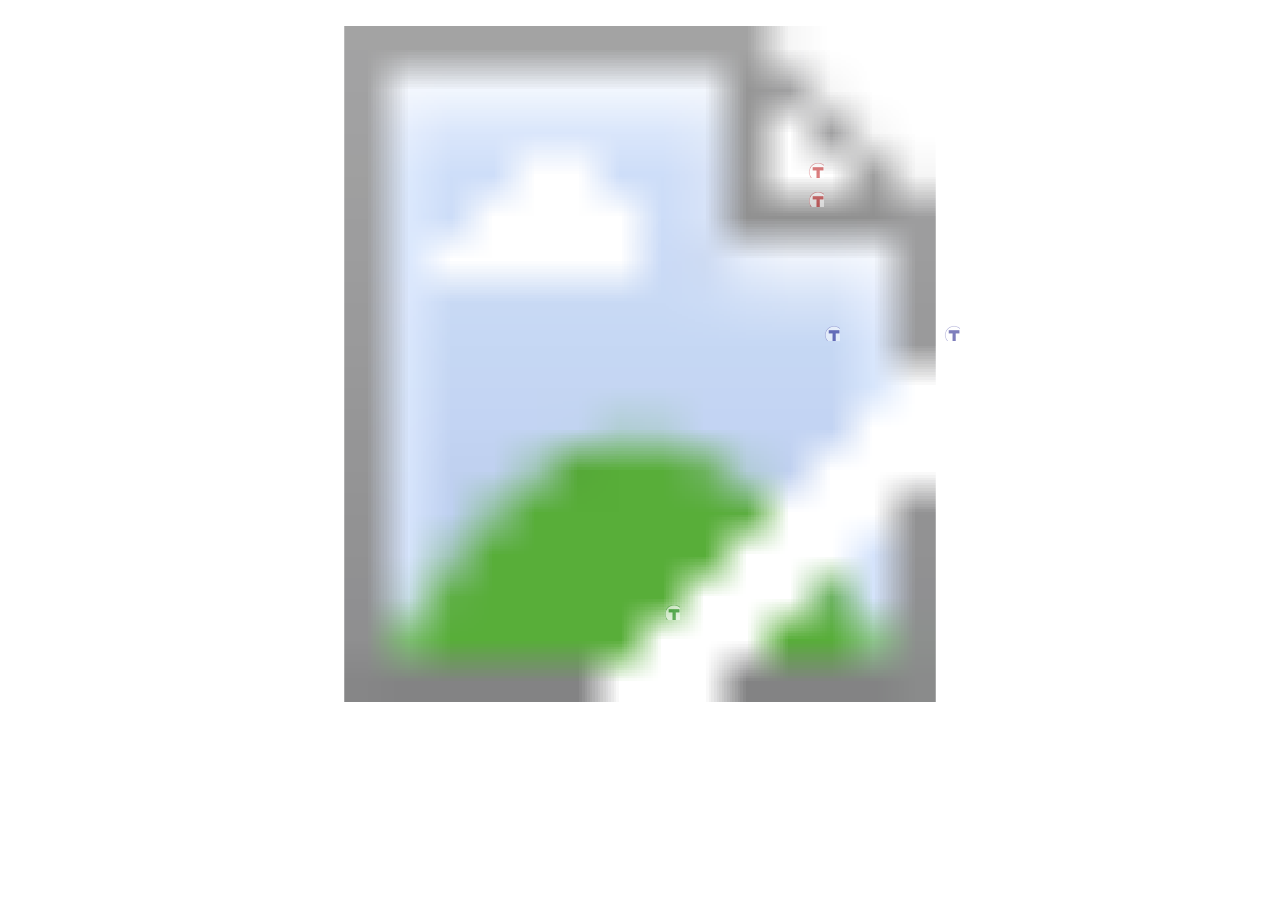
<file: index.html>
<!DOCTYPE html>

<html>
    <head>
    <meta charset="UTF-8">

        <title>Prototype</title>
        <meta name="viewport" content="width=device-width, initial-scale=1.0, maximum-scale=1.0, user-scalable=no" />

        <meta name="description" content="Grupp C1">

        <link rel="stylesheet" href="style.css" type="text/css" media="screen" />

        <!-- Internet Explorer -->
        <!--[if lt IE 9]>
            <script type="text/javascript" src="js/html5shiv.js"></script>
        <![endif]-->


    </head>
  <body>

    <script>
    function closep() {
        window.location.reload();
    }

    </script>

    <audio id="kung">
          <source src="audio/kung.mp3">
          <source src="audio/kung.ogg">
    </audio>
    <audio id="stadion">
          <source src="audio/stadion.mp3">
          <source src="audio/stadion.ogg">
    </audio>
    <audio id="tc">
          <source src="audio/tc.mp3">
          <source src="audio/tc.ogg">
    </audio>
     <audio id="tekniska">
          <source src="audio/tekniska.mp3">
          <source src="audio/tekniska.ogg">
    </audio>

<iframe id="targetFrame" src="" width="100%" height="auto" frameBorder="0"></iframe>




<div id="container">

    <div class="Bullet_Container">

    <!-- Each Bullet can pulse/Flicker at different speeds and configurations. To enable flickering use: 
        "flicker" : true
       
        You can control the Speed and Delay of the Bullet Flicker. The Delay will create a pause between each Flicker. To set the speed to 2000 milliseconds (2 seconds) and the Delay to 500 milliseconds (0.5 seconds), use: 
        "flicker_time" : "2000,500"
       
        You can apply CSS3 easing to the Flicker Animation using: 
        "flicker_effect" : "ease-in-out"

        Bullet Sizes can be animated using the flicker_size property. This setting uses a factor of the current size to determine the new size to animate to. For example, to animate the Bullet from it's current size to double it's current size, use: 
        "flicker_size" : 2

        To animate the Bullet Opacity from 25% to 100%, use: 
        "flicker_opacity" : "0.25,1"

        To animate the Bullet Color from Black to White, use: 
        "flicker_color" : "#000000,#FFFFFF"

        You can use an image for the Bullet using the flicker_image setting. Make sure your dimensions in the Bullet style are correct. 
        "flicker_image" : "path/to/bullet_image.png"

        To animate the Border Radius from 10 to 100, use: 
        "border_radius" : "10,100"

        To animate the Border Size from 1 to 100, use: 
        "border_size" : "1,100"

        To animate the Border Color from Black to White, use: 
        "border_color" : "#000000,#FFFFFF"

        Tooltips are positioned based on where the Bullet is. So, if the Bullet is moving along a Path, the Tooltip will open wherever the Bullet is. To offset the Tooltip position 20 to right of the Bullet and 50 down from the Bullet, use: 
        "tooltip_offset" : "20,50"

        To have the tooltip open in 1000ms and close in 500ms, use: 
        "tooltip_speed" : "1000,500"

        To have the tooltip open with an easing effect of 'ease' and close with 'ease-out', use: 
        "tooltip_effect" : "ease, ease-out"

        You can close the tooltip when the user mouses out (hover), or when they click on the tooltip. 
        "tooltip_close" : "click"

        When the user hovers a Bullet, the Tooltip appears. When they click the Tooltip, the Panel appears. All of the Bullets will still be visible, however you can hide all Bullets except for the Bullet associated with the current Panel, using: 
        "hideBullets" : true

        To set the animation speed of the Panel to 500ms in and 1000ms out, use: 
        "panel_speed" : "500,1000"

        To set the easing of the Panel in to 'ease' and out to 'ease-out', use: 
        "panel_effect" : "ease,ease-out"

        You can position the Panel the same way you position Bullets. To position a Panel at 10% over and 50% down from the top left corner of your Showcase, use: 
        "panel_coords" : "10,50"


        // Advanced controls //

        Advanced Path movements are optional. Bullet positioning uses percentages of the total size of your Showcase. If the Bullet isn't moving vertically, it means you need to provide a height to your Showcase. To position a Bullet 10% in from the left and 50% down, use:
        "coords" : "10,50"

        The above works the same as CSS left and top properties, respectively. Negative values are supported. You can extend this and make your Bullet move along a Path. With paths, the above settings sets your Bullet in the starting position. To start at 10%,50% then move to 100%,20% - then move to 30%,50%, use:
        "path" : "100,20 || 30,50"

        Coordinate sets are separated using ||. The Bullet will start at the "coords" position, and if the "path" setting is supplied it will animate through the Coordinate points in the "path" setting. Each point in the path can have a unique speed and delay. The above example has 3 points.
        "path_time" : "1000,0 || 500,2000 || 1500,3000"

        The "path_time" setting accepts 2 values the Speed and Delay. Similar to the "path" setting, values for each point along the path are separated using ||. The first point ("coords" : "10%,50%") will now have a Speed of 1000ms and a delay of 0. The second point (100%,20%) will have speed of 500ms and a delay of 2000ms. And the last point (30%,50%) will have a speed of 1500ms and a delay of 3000ms.!!Each Path Point must have a defined Speed and Delay!!
        Once your path is setup, you can easily create a loop, by setting the last path position to return home: 
        "path" : "100,20 || 30,50" || "10,50"

        then enable looping with: 
        "loop_path" : true

        You can create auto-popup Tooltips for your Path movement using the "path_tip" setting. This setting accepts an ID to a pre-designed tooltip. For example, using the looped path we created above, we can halt path movement on the second position and popup a tooltip with the ID of "tooltip_for_bullet_2", using: 
        "path_tip" : "false, tooltip_for_bullet_2, false"

        All you need to do is style a little Tooltip however you like, give it a specific ID and pass it into the corresponding position inside the "path_tip" setting. Showcase will automatically position it based on the position of your Bullet. To offset it 20 to the right and up 30 use: 
        "path_tip_offset" : "0,0 || 20,-30 || 0,0"

        Bullets colors are set using the "flicker_color" setting, however you can convert that into an animated gradient. To set the background size of the gradient to 50% width and 100% height, use: 
        "flicker_gradient" : "50,100"

        You can also set the gradient stops using: 
        "gradient_points" : "40,90"
    -->

<!-- KUNGSTRÄDGÅRDEN -->
        <div id="click1" title="Kungsträdgården" alt="Kungsträdgården"  class="SC_Bullet bullet_1" data-showcase='{ 
                    "coords" : "88%,44",
                    "flicker_time":"1000,500",
                    "flicker_size":2.0,
                    "flicker_opacity":"0.5,1",
                    "flicker_color":"#0072bc,#0072bc",
                    "flicker_image":"img/icon_bla.png",
                    "border_radius":"0,0",
                    "border_size":"0,0",
                    "tooltip_offset":"-37,38",
                    "tooltip_close" : "hover",
                    "panel_coords" : "10,50" }'>
        </div>
          <!--<div class="SC_Tooltip panel"> Custom CSS -->  
       <div class="SC_Tooltip">   
            <p></p>
        </div>
        <div class="SC_Panel panel">

            <div class="popup_content">
               
         
          
             <div id="footer" align="center">   

   <!-- <img class="imagesrc" src="img/1/station_img.jpg" /> -->

    <div id="docsbuttons">

            <a class="nav" onClick="document.getElementById('targetFrame').contentWindow.$('ul').previous();"><img src="img/prev.png"/></a>

            <span onclick="document.getElementById('targetFrame').contentWindow.$('ul').gotoSlide(0);"><img src="img/1/01.jpg"/></span> &nbsp; 

            <span onclick="document.getElementById('targetFrame').contentWindow.$('ul').gotoSlide(1);"><img src="img/1/02.jpg"/></span> &nbsp; 

            <span onclick="document.getElementById('targetFrame').contentWindow.$('ul').gotoSlide(2);"><img src="img/1/03.jpg"/></span> &nbsp; 

            <span onclick="document.getElementById('targetFrame').contentWindow.$('ul').gotoSlide(3);"><img src="img/1/04.jpg"/></span> &nbsp; 

            <a class="nav" onClick="document.getElementById('targetFrame').contentWindow.$('ul').next();"><img src="img/next.png"/></a>

    </div><br />


        <div id="footer_btn">
            <img src="img/1/station_img_1.jpg" alt="" usemap="#logos1" />

            <map name="logos1">
            <area  href="javascript:void(0);" shape="circle" coords="119,107,33" onClick="document.getElementById('tc').play()" id="click2" class="SC_Next" title="T-Centralen" alt="T-Centralen" />
            <area  href="javascript:void(0);" shape="circle" coords="199,107,33" id="click1" title="Kungsträdgården" alt="Kungsträdgården" />
            <area shape="default" nohref="nohref" title="Default" alt="Default"/>
            </map>


 
            <a href="#" id='clickclose' class="" onClick="window.location.reload()"><img src="img/close.png"/></a> 
        </div>
               
        </div>
             </div>  
        
        </div>   

  <!-- T-CENTRALEN -->
 <div id="click2" title="T-Centralen" alt="T-Centralen" class="SC_Bullet bullet_2" data-showcase='{ 
                    "coords" : "73%,44",
                    "flicker_time":"1000,500",
                    "flicker_size":2.0,
                    "flicker_opacity":"0.5,1",
                    "flicker_color":"#000000,#000000",
                   "flicker_image":"img/icon_bla.png",
                    "border_radius":"500,700",
                    "border_size":"0,0",
                    "tooltip_offset":"-37,38",
                    "tooltip_close" : "hover",
                    "panel_coords" : "10,50" }'>
        </div>
        <div class="SC_Tooltip">    
            <p></p>
        </div>
        <div class="SC_Panel panel">
            <div class="popup_content">
          
             <div id="footer" align="center">   

   <!-- <img class="imagesrc" src="img/1/station_img.jpg" /> -->

    <div id="docsbuttons">

            <a class="nav" onClick="document.getElementById('targetFrame').contentWindow.$('ul').previous();"><img src="img/prev.png"/></a>

            <span onclick="document.getElementById('targetFrame').contentWindow.$('ul').gotoSlide(0);"><img src="img/2/01.jpg"/></span> &nbsp; 

            <span onclick="document.getElementById('targetFrame').contentWindow.$('ul').gotoSlide(1);"><img src="img/2/02.jpg"/></span> &nbsp; 

            <span onclick="document.getElementById('targetFrame').contentWindow.$('ul').gotoSlide(2);"><img src="img/2/03.jpg"/></span> &nbsp; 

            <span onclick="document.getElementById('targetFrame').contentWindow.$('ul').gotoSlide(3);"><img src="img/2/04.jpg"/></span> &nbsp; 

            <a class="nav" onClick="document.getElementById('targetFrame').contentWindow.$('ul').next();"><img src="img/next.png"/></a>

    </div><br />


        <div id="footer_btn">
            <img src="img/2/station_img_1.jpg" alt="" usemap="#logos2" />

            <map name="logos2">
            <area  href="javascript:void(0);" shape="circle" coords="119,107,33" id="click2" title="T-Centralen" alt="T-Centralen" />
            <area  href="javascript:void(0);" shape="circle" coords="199,107,33" onClick="document.getElementById('kung').play()" id="click1" class="SC_Prev" title="Kungsträdgården" alt="Kungsträdgården" />
            <area shape="default" nohref="nohref" title="Default" alt="Default"/>
            </map>


 
            <a id='clickclose' class="" onClick="window.location.reload()"><img src="img/close.png"/></a> 
        </div>
               
        </div>
             </div>  
        
        </div>   

              

<!-- STADION -->
<div id="click3" title="Stadion" alt="Stadion" class="SC_Bullet bullet_4" data-showcase='{ 
                    "coords" : "71%,24.2",
                    "flicker_time":"1000,500",
                    "flicker_size":2.0,
                    "flicker_opacity":"0.5,1",
                    "flicker_color":"#bc0004,#bc0004",
                    "flicker_image":"img/icon_rod.png",
                    "border_radius":"500,700",
                    "border_size":"0,0",
                    "tooltip_offset":"-37,38",
                    "tooltip_close" : "hover",
                    "panel_coords" : "10,50" }'>
        </div>
        <div class="SC_Tooltip">    
            <p></p>
        </div>
        <div class="SC_Panel panel">
             <div class="popup_content">
               
         
          
             <div id="footer" align="center">   

   <!-- <img class="imagesrc" src="img/1/station_img.jpg" /> -->

    <div id="docsbuttons">

            <a class="nav" onClick="document.getElementById('targetFrame').contentWindow.$('ul').previous();"><img src="img/prev.png"/></a>

            <span onclick="document.getElementById('targetFrame').contentWindow.$('ul').gotoSlide(0);"><img src="img/3/01.jpg"/></span> &nbsp; 

            <span onclick="document.getElementById('targetFrame').contentWindow.$('ul').gotoSlide(1);"><img src="img/3/02.jpg"/></span> &nbsp; 

            <span onclick="document.getElementById('targetFrame').contentWindow.$('ul').gotoSlide(2);"><img src="img/3/03.jpg"/></span> &nbsp; 

            <span onclick="document.getElementById('targetFrame').contentWindow.$('ul').gotoSlide(3);"><img src="img/3/04.jpg"/></span> &nbsp; 

            <a class="nav" onClick="document.getElementById('targetFrame').contentWindow.$('ul').next();"><img src="img/next.png"/></a>

    </div><br />


        <div id="footer_btn">
            <img src="img/3/station_img_1.jpg" alt="" usemap="#logos3" />

            <map name="logos3">
            <area  href="javascript:void(0);" shape="circle" coords="119,107,33" onClick="document.getElementById('tekniska').play()" id="click4" class="SC_Next" title="Tekniska Högskolan" alt="Tekniska Högskolan" />
            <area  href="javascript:void(0);" shape="circle" coords="199,107,33" id="click3" title="Stadion" alt="Stadion" />
            <area shape="default" nohref="nohref" title="Default" alt="Default"/>
            </map>


 
            <a id='clickclose' class="" onClick="window.location.reload()"><img src="img/close.png"/></a> 
        </div>
               
        </div>
             </div>  
        
        </div>   

 <!-- TEKNISKA HÖGSKOLAN-->
<div id="click4" title="Tekniska Högskolan" alt="Tekniska Högskolan" class="SC_Bullet bullet_3" data-showcase='{ 
                    "coords" : "71%,20",
                    "flicker_time":"1000,500",
                    "flicker_size":2.0,
                    "flicker_opacity":"0.5,1",
                    "flicker_color":"#bc0004,#bc0004",
                    "flicker_image":"img/icon_rod.png",
                    "border_radius":"500,700",
                    "border_size":"0,0",
                    "tooltip_offset":"-37,38",
                    "tooltip_close" : "hover",
                    "panel_coords" : "10,50" }'>
        </div>
        <div class="SC_Tooltip">    
            <p></p>
        </div>
        <div class="SC_Panel panel">
             <div class="popup_content">
               
         
          
             <div id="footer" align="center">   

   <!-- <img class="imagesrc" src="img/1/station_img.jpg" /> -->

    <div id="docsbuttons">

            <a class="nav" onClick="document.getElementById('targetFrame').contentWindow.$('ul').previous();"><img src="img/prev.png"/></a>

            <span onclick="document.getElementById('targetFrame').contentWindow.$('ul').gotoSlide(0);"><img src="img/4/01.jpg"/></span> &nbsp; 

            <span onclick="document.getElementById('targetFrame').contentWindow.$('ul').gotoSlide(1);"><img src="img/4/02.jpg"/></span> &nbsp; 

            <span onclick="document.getElementById('targetFrame').contentWindow.$('ul').gotoSlide(2);"><img src="img/4/03.jpg"/></span> &nbsp; 

            <span onclick="document.getElementById('targetFrame').contentWindow.$('ul').gotoSlide(3);"><img src="img/4/04.jpg"/></span> &nbsp; 

            <a class="nav" onClick="document.getElementById('targetFrame').contentWindow.$('ul').next();"><img src="img/next.png"/></a>

    </div><br />


        <div id="footer_btn">
            <img src="img/4/station_img_1.jpg" alt="" usemap="#logos4" />

            <map name="logos4">
            <area  href="javascript:void(0);" shape="circle" coords="119,107,33" id="click4" title="Tekniska Högskolan" alt="Tekniska Högskolan" />
            <area  href="javascript:void(0);" shape="circle" coords="199,107,33" onClick="document.getElementById('stadion').play()" id="click3" class="SC_Prev" title="Stadion" alt="Stadion" />
            <area shape="default" nohref="nohref" title="Default" alt="Default"/>
            </map>


 
            <a id='clickclose' class="" onClick="window.location.reload()"><img src="img/close.png"/></a> 
        </div>
               
        </div>
             </div>  
        
        </div> 
 <!-- HÖGDALEN -->
<div id="click5" title="Högdalen" alt="Högdalen" class="SC_Bullet bullet_5" data-showcase='{ 
                    "coords" : "53%,85",
                    "flicker_time":"1000,500",
                    "flicker_size":2.0,
                    "flicker_opacity":"0.5,1",
                    "flicker_color":"#007e01,#007e01",
                    "flicker_image":"img/icon_gron.png",
                    "border_radius":"500,700",
                    "border_size":"0,0",
                    "tooltip_offset":"-37,38",
                    "tooltip_close" : "hover",
                    "panel_coords" : "10,50" }'>
        </div>
        <div class="SC_Tooltip">    
            <p></p>
        </div>
        <div class="SC_Panel panel">
          <div class="popup_content">
               
         
          
             <div id="footer" align="center">   

   <!-- <img class="imagesrc" src="img/1/station_img.jpg" /> -->

    <div id="docsbuttons">

            <a class="nav" onClick="document.getElementById('targetFrame').contentWindow.$('ul').previous();"><img src="img/prev.png"/></a>

            <span onclick="document.getElementById('targetFrame').contentWindow.$('ul').gotoSlide(0);"><img src="img/5/01.jpg"/></span> &nbsp; 

            <span onclick="document.getElementById('targetFrame').contentWindow.$('ul').gotoSlide(1);"><img src="img/5/02.jpg"/></span> &nbsp; 

            <span onclick="document.getElementById('targetFrame').contentWindow.$('ul').gotoSlide(2);"><img src="img/5/03.jpg"/></span> &nbsp; 

            <span onclick="document.getElementById('targetFrame').contentWindow.$('ul').gotoSlide(3);"><img src="img/5/04.jpg"/></span> &nbsp; 

            <a class="nav" onClick="document.getElementById('targetFrame').contentWindow.$('ul').next();"><img src="img/next.png"/></a>

    </div><br />


        <div id="footer_btn">
            <img src="img/5/station_img_1.jpg" alt="" usemap="#logos4" />

            <map name="logos4">
            <area  href="javascript:void(0);" shape="circle" coords="119,107,33" id="click5" title="Högdalen" alt="Högdalen" />
            <area shape="default" nohref="nohref" title="Default" alt="Default"/>
            </map>


 
            <a id='clickclose' class="" onClick="window.location.reload()"><img src="img/close.png"/></a> 
        </div>
               
        </div>
             </div>  
        
        </div>   
                   
    </div>

    <div id="content">
        <object class="tree" data="metro_map_simple.svg"  type="image/svg+xml" >
            <embed class="tree" src="metro_map_simple.svg"  type="image/svg+xml" />
        </object>

    </div>
</div>

 <!-- with document ready, most likely in the html head -->




<script type="text/javascript" src="js/jquery-1.11.1.min.js"></script>
<script type="text/javascript" src="js/jquery-showcase-2.2.min.js"></script>


<script type="text/javascript">

/* $("#targetFrame", top.document).css({ height: 400 });*/
 $("#targetFrame",window.document).height(0);

$(function(){
    $('#targetFrame').load(function(){
        $(this).show();
        console.log('load the iframe')
    });

});
 

 $("#kung,#tekniska,#tc,#stadion").on("play", function (me) {
         jQuery('audio').each(function (i,e) {
              if (e != me.currentTarget)
              { 
                  this.pause(); 
              }
         });
 });



 $( "div#click1" ).click(function() {
        
        $('#targetFrame').attr('src', '1.html'); 
        $("#targetFrame",window.document).height(450);

        if ($(".popup_content").is(":visible")){
      document.getElementById('kung').play();
  } else {
       document.getElementById('kung').pause();

}
       
});

 $( "area#click1" ).click(function() {
        
        $('#targetFrame').attr('src', '1.html'); 
});
$( "div#click2" ).click(function() {
        
        $('#targetFrame').attr('src', '2.html'); 
        $("#targetFrame",window.document).height(450);

           if ($(".popup_content").is(":visible")){
      document.getElementById('tc').play();
  } else {
       document.getElementById('tc').pause();

}

});
$( "area#click2" ).click(function() {
        
        $('#targetFrame').attr('src', '2.html'); 
});
$( "div#click3" ).click(function() {
        
        $('#targetFrame').attr('src', '3.html'); 
        $("#targetFrame",window.document).height(450);

           if ($(".popup_content").is(":visible")){
      document.getElementById('stadion').play();
  } else {
       document.getElementById('stadion').pause();

}
});
$( "area#click3" ).click(function() {
        
        $('#targetFrame').attr('src', '3.html'); 
});
$( "div#click4" ).click(function() {
        
        $('#targetFrame').attr('src', '4.html'); 
        $("#targetFrame",window.document).height(450);

           if ($(".popup_content").is(":visible")){
      document.getElementById('tekniska').play();
  } else {
       document.getElementById('tekniska').pause();

}
});
$( "area#click4" ).click(function() {
        
        $('#targetFrame').attr('src', '4.html'); 
});
$( "div#click5" ).click(function() {
        
        $('#targetFrame').attr('src', '5.html'); 
        $("#targetFrame",window.document).height(450);
});
$( "area#click5" ).click(function() {
        
        $('#targetFrame').attr('src', '5.html'); 
});

$( "#content" ).click(function() {
        
        $('#targetFrame').attr('src', ''); 


});


(function($){  //This functions first parameter is named $
   $(window).load(function(){
        $('#container').ShowCase();
   })
})(jQuery);  

 (function($){   jQuery.fn.mouseIsOver = function () {
    if($(this[0]).is(":hover") && (navigator.userAgent.indexOf('iPad') == -1))
    {
        return true;
    }
    return false;
}; })(jQuery); 


$('#content').click(function(){
     $('audio').each(function() {
     if(!this.paused){
        this.pause();
     }
    });
});



 $( "#container" ).click(function() {
$( ".bullet_1" ).css("background-image", "url(img/icon_bla.png)");
$( ".bullet_2" ).css("background-image", "url(img/icon_bla.png)");
$( ".bullet_3" ).css("background-image", "url(img/icon_rod.png)");
$( ".bullet_4" ).css("background-image", "url(img/icon_rod.png)");
$( ".bullet_5" ).css("background-image", "url(img/icon_gron.png)");
});

  $( "#content" ).click(function() {
    
$("#targetFrame",window.document).height(0);
});


 (function($){   setInterval(function(){
    var $bullet1 = $(".bullet_1");
    var $bullet2 = $(".bullet_2");
    var $bullet3 = $(".bullet_3");
    var $bullet4 = $(".bullet_4");
    var $bullet5 = $(".bullet_5");

    if($bullet1.mouseIsOver()) {
       $bullet1.css("background-image", "url(img/icon_big_bla.png)");
    }
    else if ($bullet2.mouseIsOver()) {
        $bullet2.css("background-image", "url(img/icon_big_bla.png)");
    } 
    else if ($bullet3.mouseIsOver()) {
        $bullet3.css("background-image", "url(img/icon_big_rod.png)");
    } 
    else if ($bullet4.mouseIsOver()) {
        $bullet4.css("background-image", "url(img/icon_big_rod.png)");
    } 
    else if ($bullet5.mouseIsOver()) {
        $bullet5.css("background-image", "url(img/icon_big_gron.png)");
    } else {
     /*  $bullet1.css("background-image", "url(img/icon_bla.png)");
       $bullet2.css("background-image", "url(img/icon_bla.png)");
       $bullet3.css("background-image", "url(img/icon_rod.png)");
       $bullet4.css("background-image", "url(img/icon_rod.png)");
       $bullet5.css("background-image", "url(img/icon_gron.png)");*/
    }
}, 200);})(jQuery); 




$('#remove').click(function() {
  var clicks = $(this).data('clicks');
  if (clicks) {
     // odd clicks
     $( "#container" ).slideDown();
  } else {
     // even clicks
      $( "#container" ).slideUp();
     
  }
  $(this).data("clicks", !clicks);
});


</script>

</body>
</html>
</file>
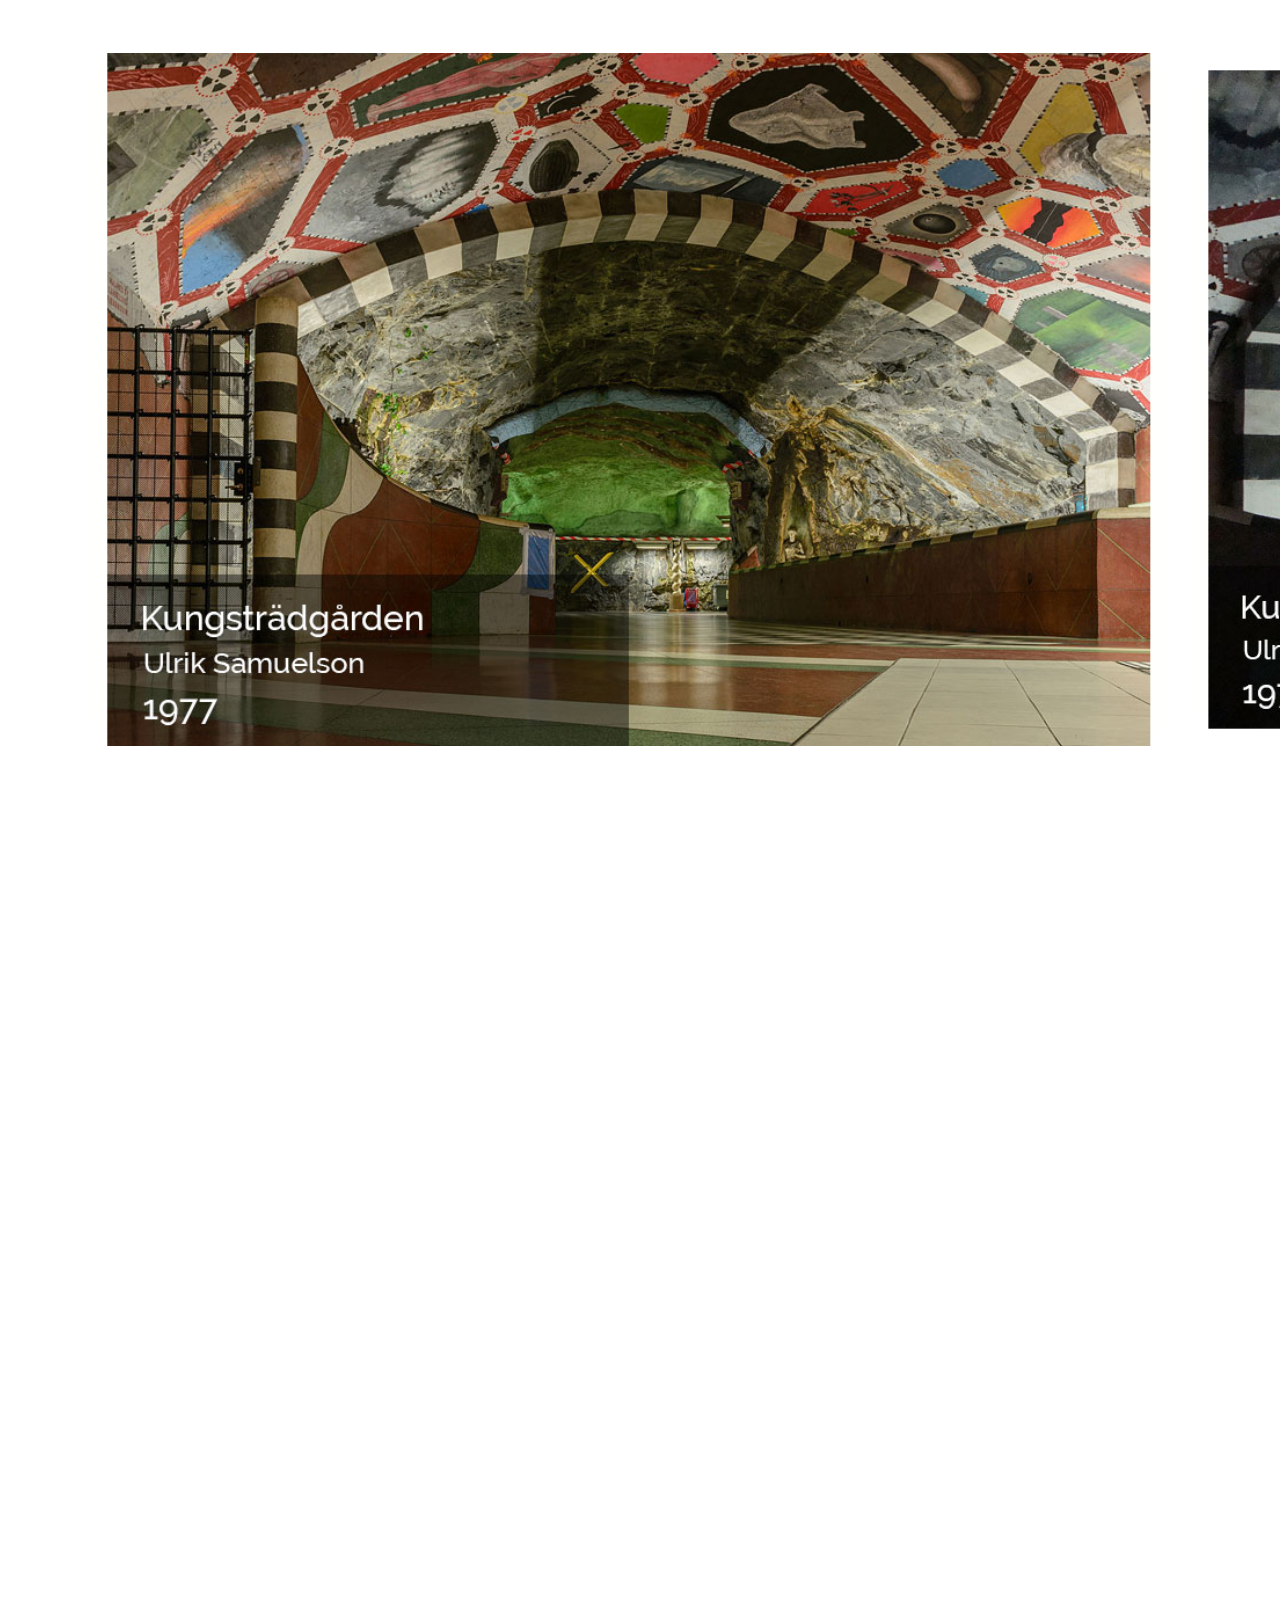
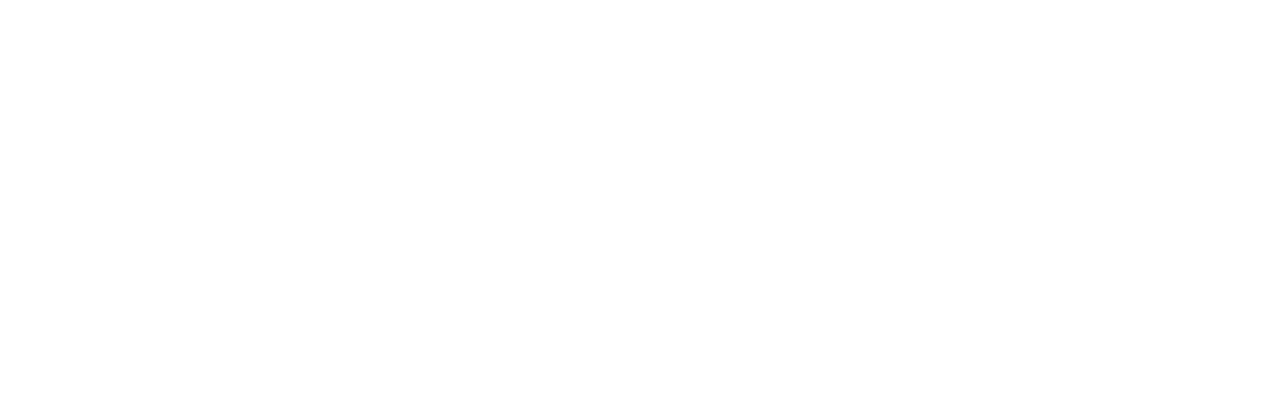
<file: 1.html>
<html>

<head>
<meta http-equiv="Content-Type" content="text/html; charset=utf-8">
    <title>Kungsträdgården</title>

    <link href='http://fonts.googleapis.com/css?family=Source+Sans+Pro:200,300,400' rel='stylesheet' type='text/css'>
    <link href='http://fonts.googleapis.com/css?family=Source+Code+Pro:300' rel='stylesheet' type='text/css'>


    <script src="http://code.jquery.com/jquery-1.11.1.min.js"></script>
    <script src="js/hammer.min.js"></script>

    <script src="js/hammer.jquery.min.js"></script>
    <script src="js/jquery.mousewheel.min.js"></script>

    <link href="layout.css" rel="stylesheet" />


    <script src="js/sliding.js"></script>
    <script src="js/itemslide.min.js"></script>
    

</head>

<body>

    <div id="scrolling" align="center"> 
        <ul>
            <!--<li><span id="touse">  <img onclick="location.href = '5.html'" src="img/1/00.jpg"/></span></li>-->
            <li><span id="touse"> <img src="img/1/01.jpg"/></span></li>
            <li><span id="touse"> <img src="img/1/02.jpg"/></span></li>
            <li><span id="touse">  <img src="img/1/03.jpg"/></span></li>
            <li><span id="touse">  <img src="img/1/04.jpg"/></span></li>
            <!--<li><span id="touse">  <img onclick="location.href = '2.html'" src="img/1/05.jpg"/></span></li>-->

        </ul>
    </div>

<div id="divider" /> 

    
</body>

</html>
</file>
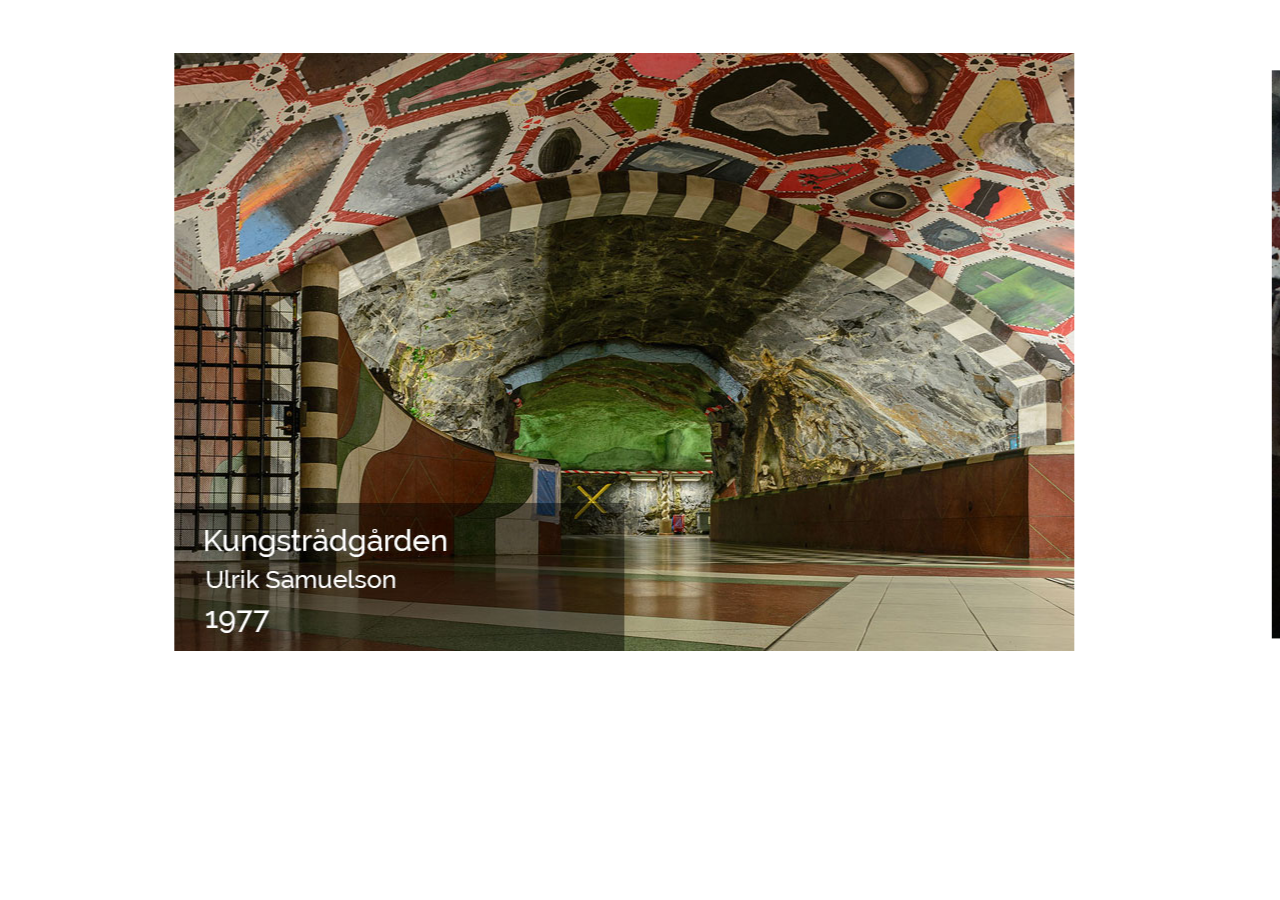
<file: 1p.html>
<html>

<head>
    <title>Kunsträdgården</title>
    <meta charset="utf-8">
    <meta name="viewport" content="initial-scale=1, maximum-scale=1, user-scalable=no, width=device-width">
    <meta name="apple-mobile-web-app-capable" content="yes">
    <meta name="apple-mobile-web-app-status-bar-style" content="black-translucent">
    <link href='http://fonts.googleapis.com/css?family=Open+Sans:400,300,600' rel='stylesheet' type='text/css'>

 
    <link href="main.css" rel="stylesheet" />



    <script src="js/jquery-1.11.1.min.js"></script>
    <script src="js/hammer.min.js"></script>
    <script src="js/hammer.jquery.min.js"></script>
    <script src="js//itemslide.min.js"></script>
    <script src="js/jquery.mousewheel.min.js"></script>


    <script src="js/sliding.js"></script>

</head>

<body>

    <div id="framee" align="center">
        <ul>
            <li>
                <div>
                   <img src="img/1/01.jpg"/>
                </div>
            </li>
            <li>
              <a> <img src="img/1/02.jpg"/></a>
            </li>
             <li>
               <a><img src="img/1/03.jpg"/></a>
            </li>
             <li>
               <a><img src="img/1/04.jpg"/></a>
            </li>
        </ul>

    </div>
</body>

</html>
</file>
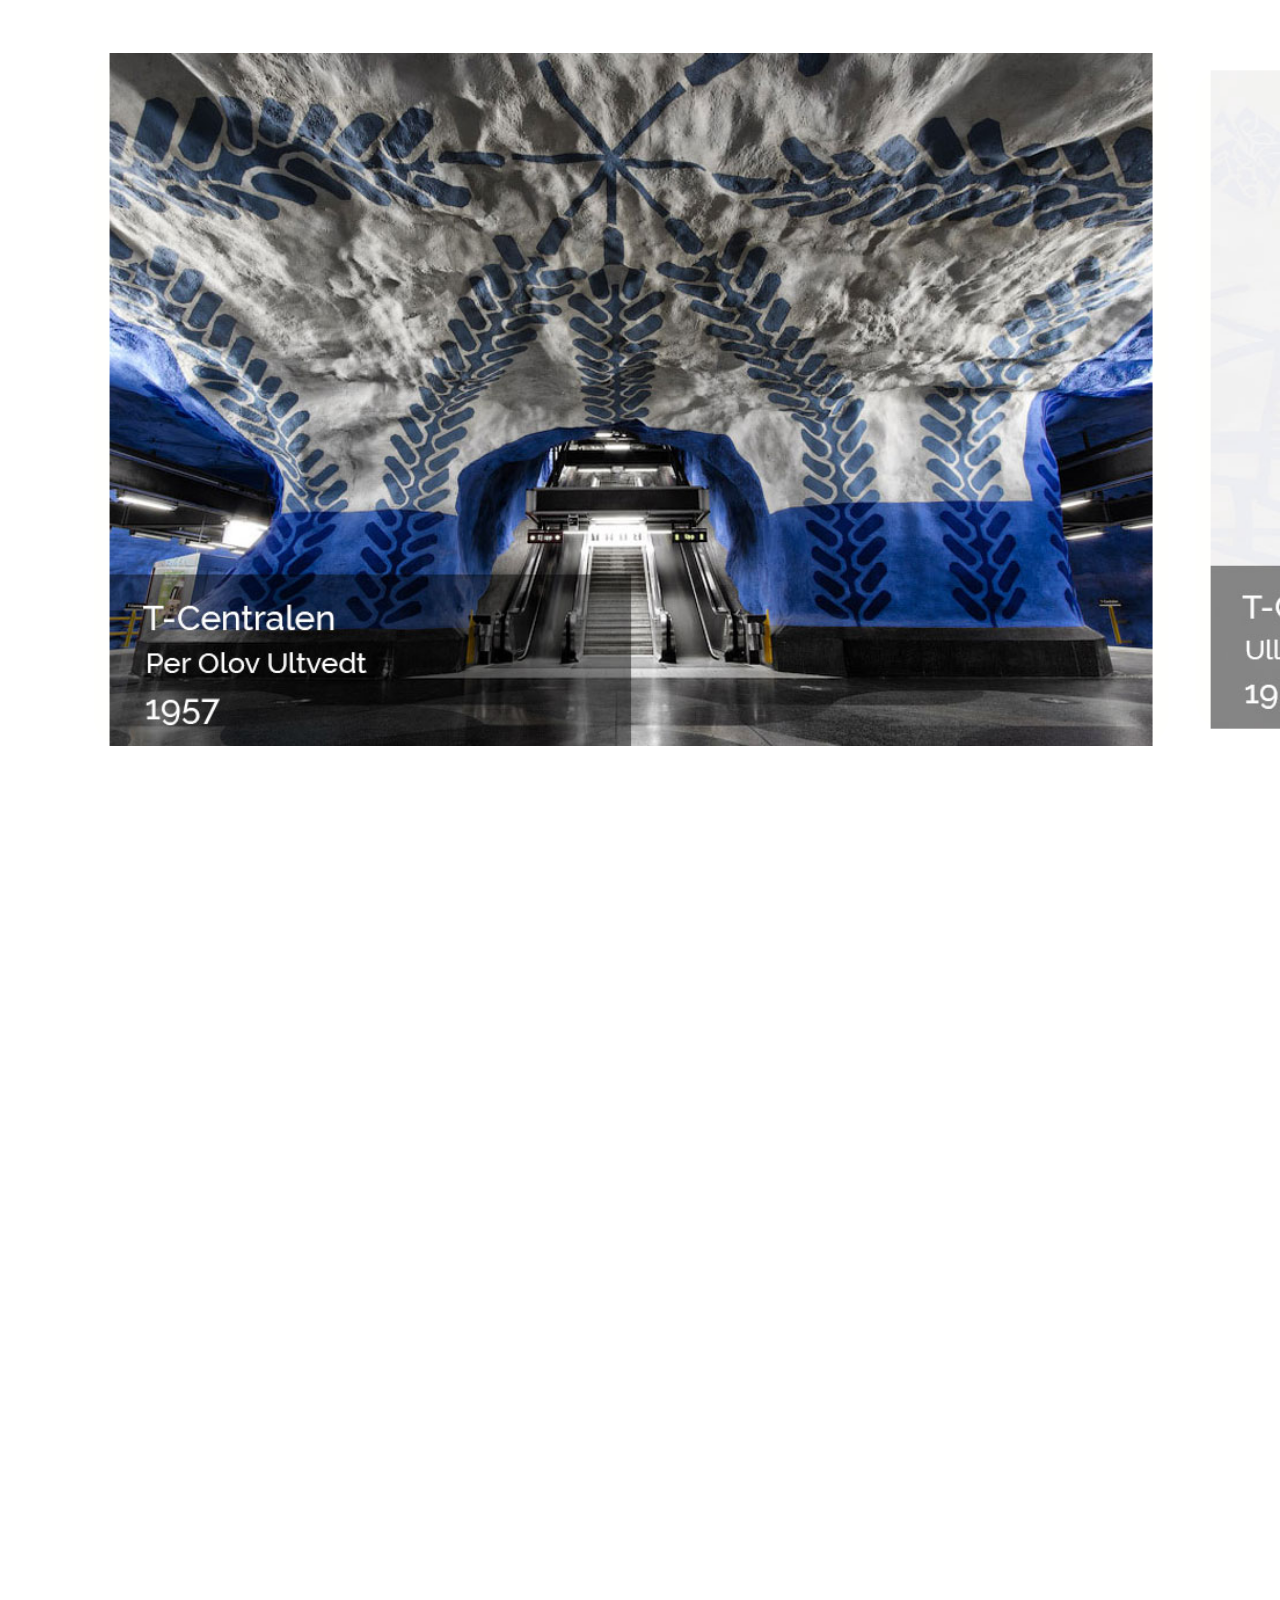
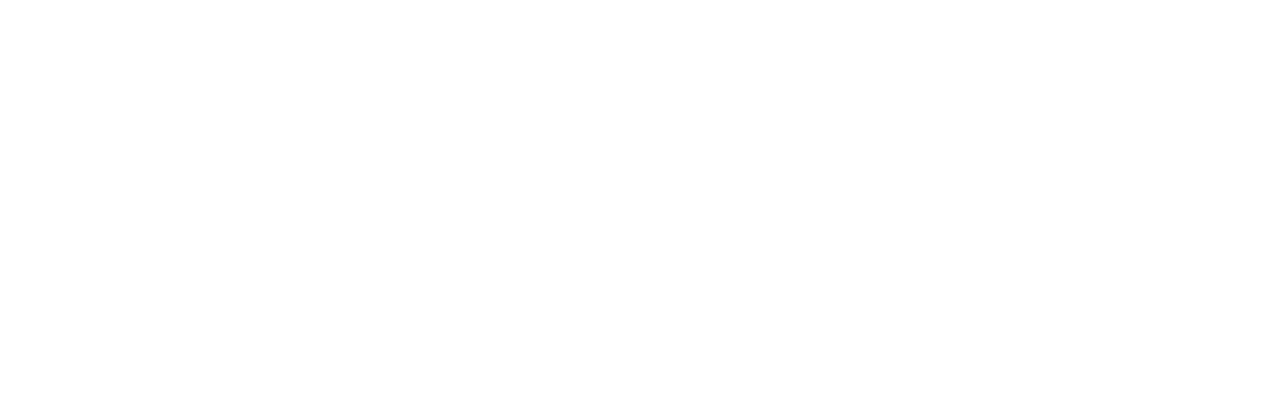
<file: 2.html>
<html>

<head>
<meta http-equiv="Content-Type" content="text/html; charset=utf-8">
    <title>T-Centralen</title>

    <link href='http://fonts.googleapis.com/css?family=Source+Sans+Pro:200,300,400' rel='stylesheet' type='text/css'>
    <link href='http://fonts.googleapis.com/css?family=Source+Code+Pro:300' rel='stylesheet' type='text/css'>

    <script src="http://code.jquery.com/jquery-1.11.1.min.js"></script>
    <script src="js/hammer.min.js"></script>

    <script src="js/hammer.jquery.min.js"></script>
    <script src="js/jquery.mousewheel.min.js"></script>

    <link href="layout.css" rel="stylesheet" />

    <script src="js/sliding.js"></script>
    <script src="js/itemslide.min.js"></script>
</head>

<body>

    <div id="scrolling" align="center">
        <ul>
       <!-- <li><span id="touse">  <img onclick="location.href = '1.html'" src="img/2/00.jpg"/></span></li>-->
            <li><span id="touse"> <img src="img/2/01.jpg"/></span></li>
            <li><span id="touse"> <img src="img/2/02.jpg"/></span></li>
            <li><span id="touse">  <img src="img/2/03.jpg"/></span></li>
            <li><span id="touse"> <img src="img/2/04.jpg"/></span></li>
            <!--<li><span id="touse">  <img onclick="location.href = '3.html'" src="img/2/05.jpg"/></span></li>-->

        </ul>
    </div>

<div id="divider" /> 

 
</body>

</html>
</file>
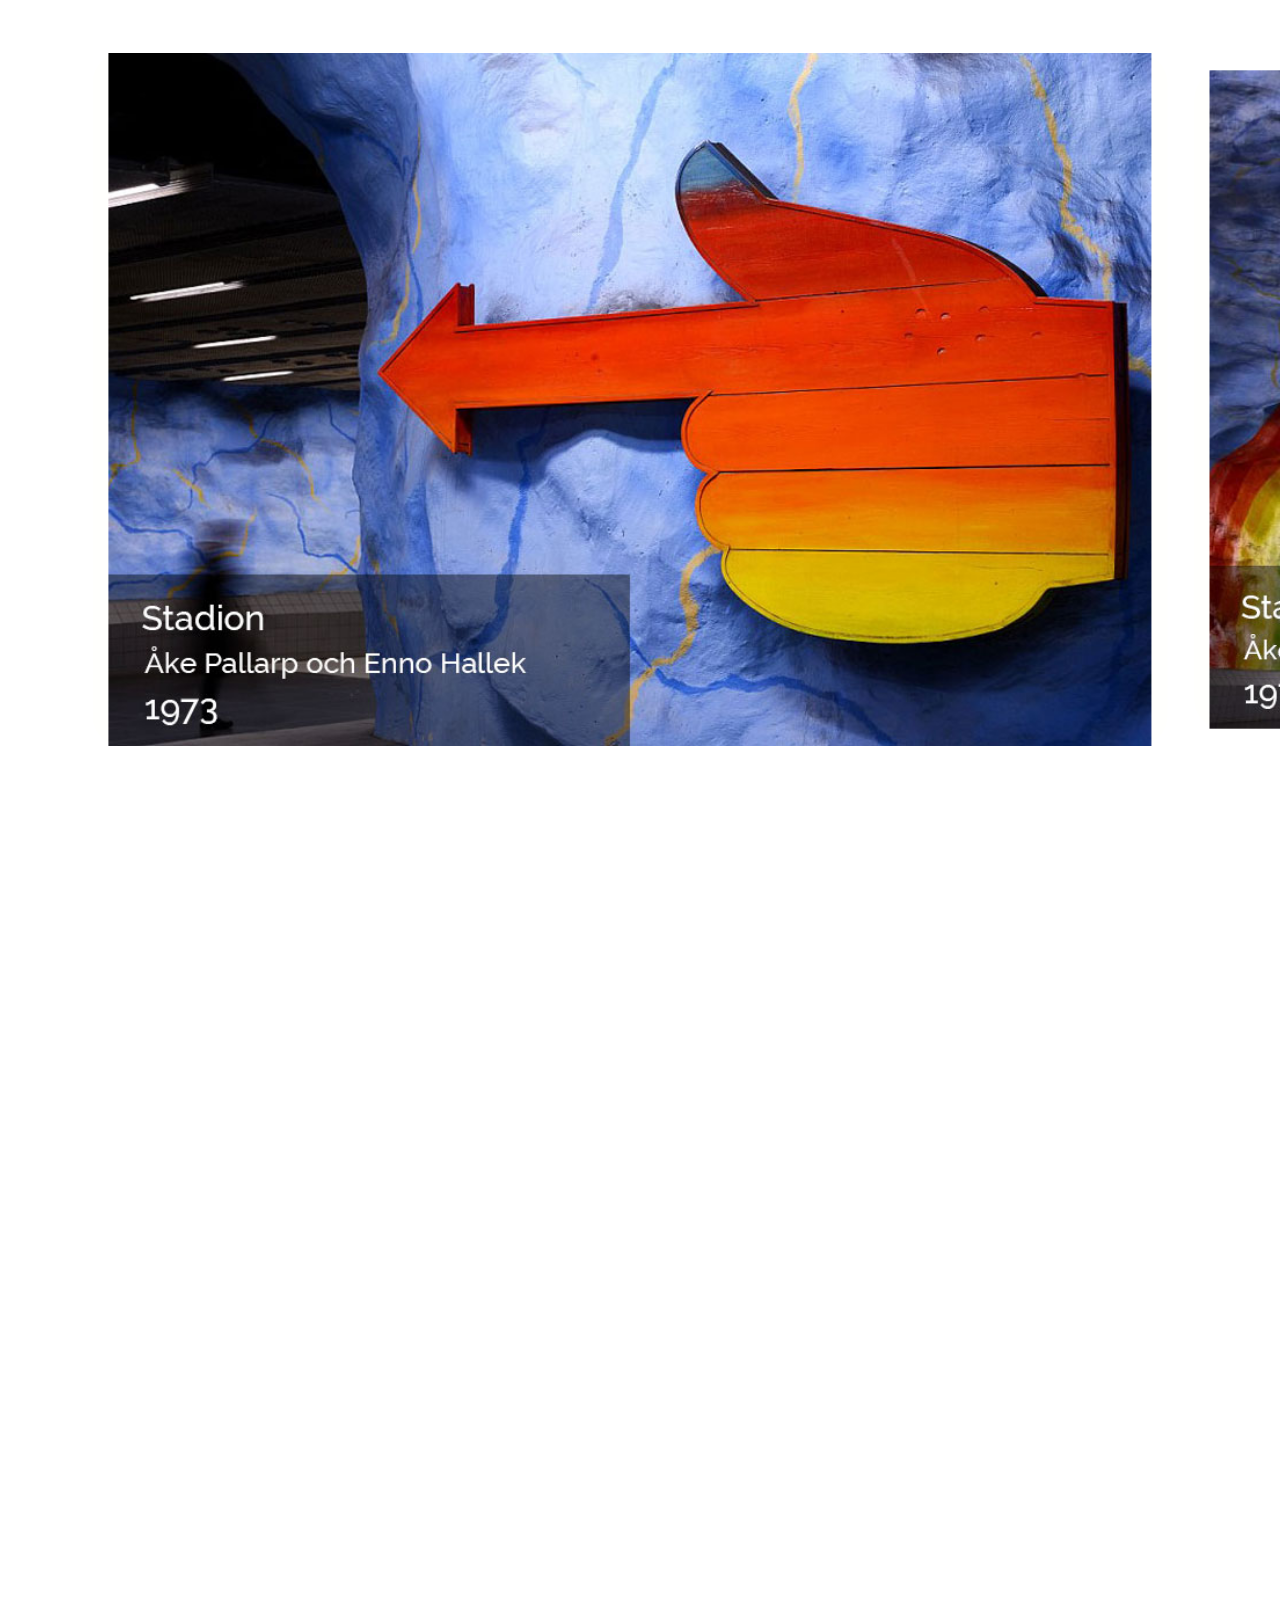
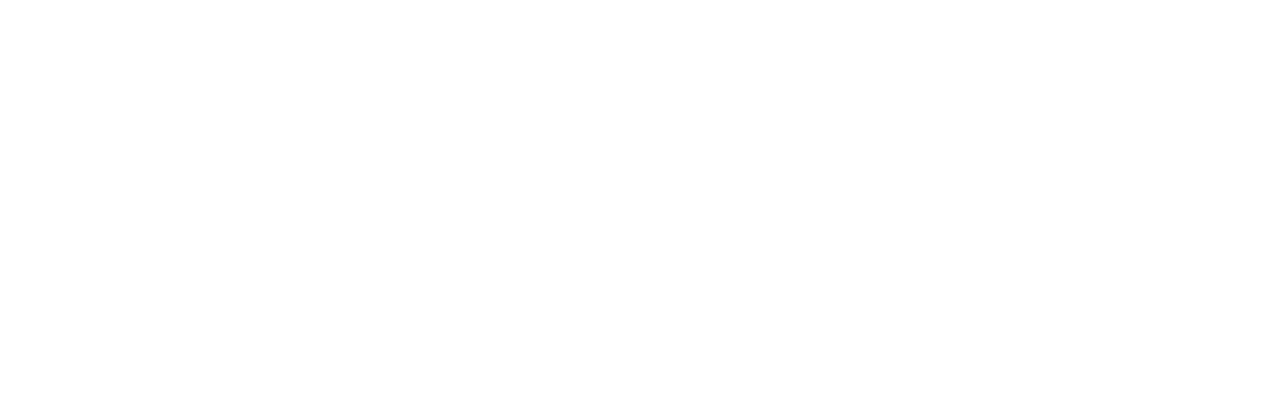
<file: 3.html>
<html>

<head>
<meta http-equiv="Content-Type" content="text/html; charset=utf-8">
    <title>Tekniska Högskolan</title>

    <link href='http://fonts.googleapis.com/css?family=Source+Sans+Pro:200,300,400' rel='stylesheet' type='text/css'>
    <link href='http://fonts.googleapis.com/css?family=Source+Code+Pro:300' rel='stylesheet' type='text/css'>

    <script src="http://code.jquery.com/jquery-1.11.1.min.js"></script>
    <script src="js/hammer.min.js"></script>

    <script src="js/hammer.jquery.min.js"></script>
    <script src="js/jquery.mousewheel.min.js"></script>
    
    <link href="layout.css" rel="stylesheet" />

    <script src="js/sliding.js"></script>
    <script src="js/itemslide.min.js"></script>
</head>

<body>

    <div id="scrolling" align="center">
        <ul>
       <!-- <li><span id="touse">  <img onclick="location.href = '2.html'" src="img/3/00.jpg"/></span></li>-->
            <li><span id="touse"> <img src="img/3/01.jpg"/></span></li>
            <li><span id="touse"> <img src="img/3/02.jpg"/></span></li>
            <li><span id="touse">  <img src="img/3/03.jpg"/></span></li>
            <li><span id="touse"> <img src="img/3/04.jpg"/></span></li>
            <!-- <li><span id="touse">  <img onclick="location.href = '4.html'" src="img/3/05.jpg"/></span></li>-->

        </ul>
    </div>

<div id="divider" /> 

</body>

</html>
</file>
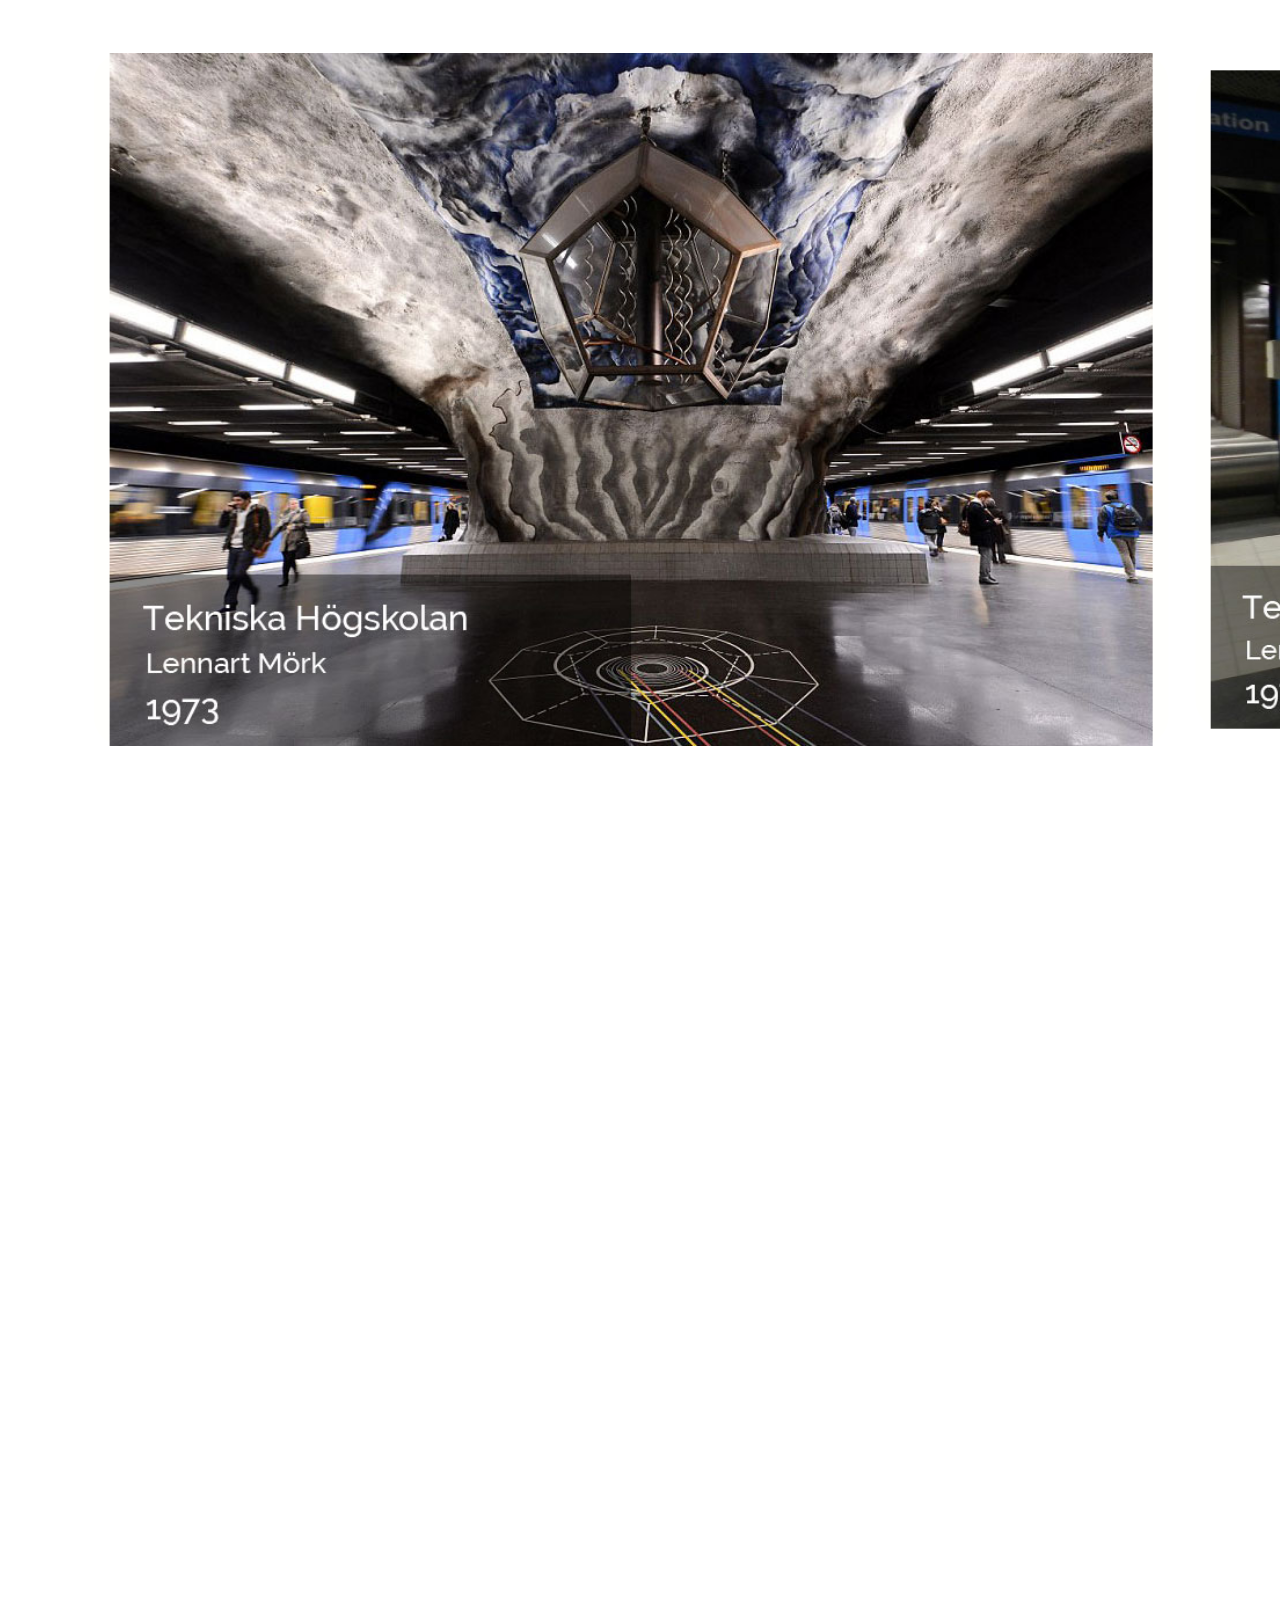
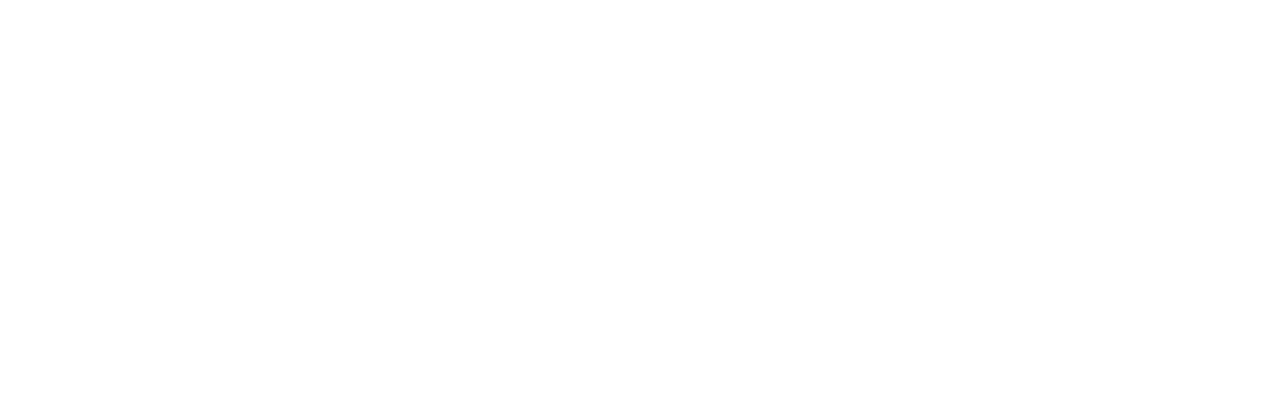
<file: 4.html>
<html>

<head>
<meta http-equiv="Content-Type" content="text/html; charset=utf-8">
    <title>Stadion</title>

    <link href='http://fonts.googleapis.com/css?family=Source+Sans+Pro:200,300,400' rel='stylesheet' type='text/css'>
    <link href='http://fonts.googleapis.com/css?family=Source+Code+Pro:300' rel='stylesheet' type='text/css'>


    <script src="http://code.jquery.com/jquery-1.11.1.min.js"></script>
    <script src="js/hammer.min.js"></script>

    <script src="js/hammer.jquery.min.js"></script>
    <script src="js/jquery.mousewheel.min.js"></script>

    <link href="layout.css" rel="stylesheet" />

    <script src="js/sliding.js"></script>
    <script src="js/itemslide.min.js"></script>
</head>

<body>


    <div id="scrolling" align="center">
        <ul>
        <!--<li><span id="touse">  <img onclick="location.href = '3.html'" src="img/4/00.jpg"/></span></li>-->
            <li><span id="touse"> <img src="img/4/01.jpg"/></span></li>
            <li><span id="touse"> <img src="img/4/02.jpg"/></span></li>
            <li><span id="touse">  <img src="img/4/03.jpg"/></span></li>
            <li><span id="touse"> <img src="img/4/04.jpg"/></span></li>
           <!-- <li><span id="touse">  <img onclick="location.href = '5.html'" src="img/4/05.jpg"/></span></li>-->

        </ul>
    </div>

<div id="divider" /> 


</body>

</html>
</file>
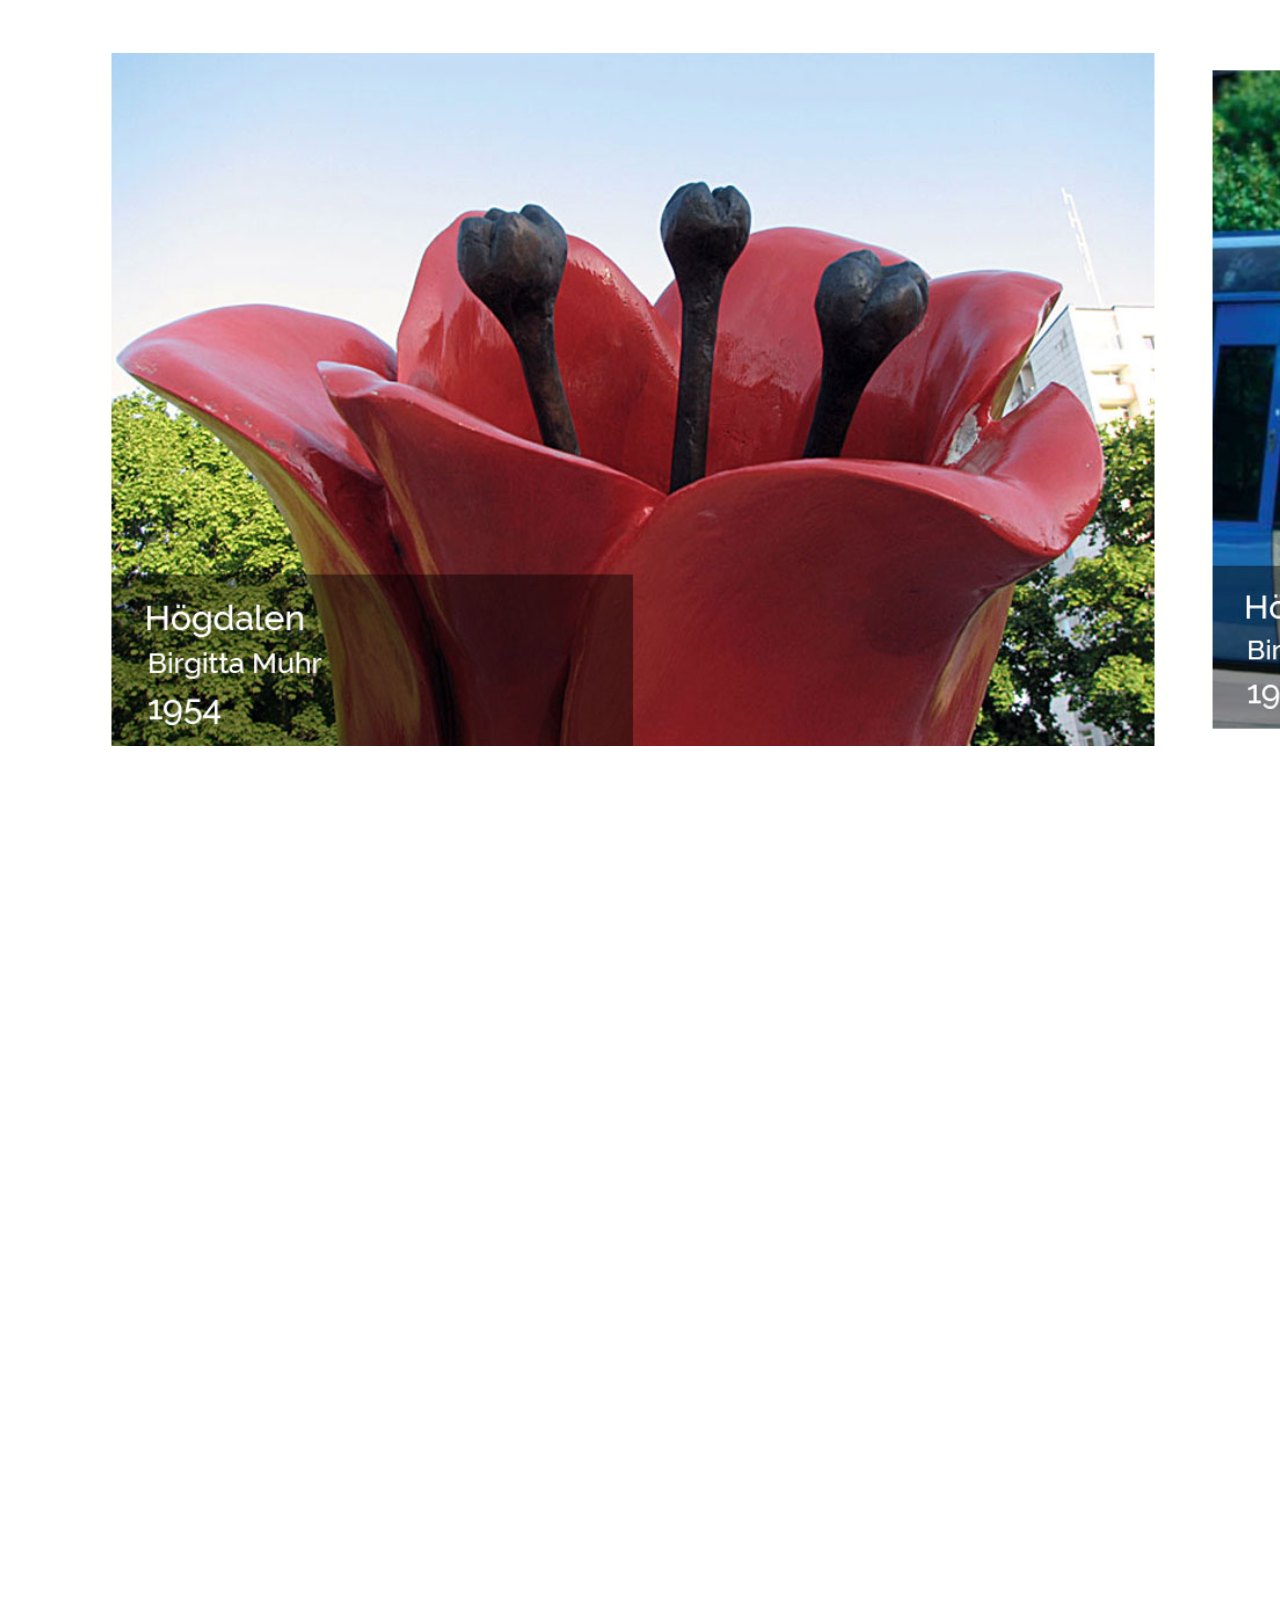
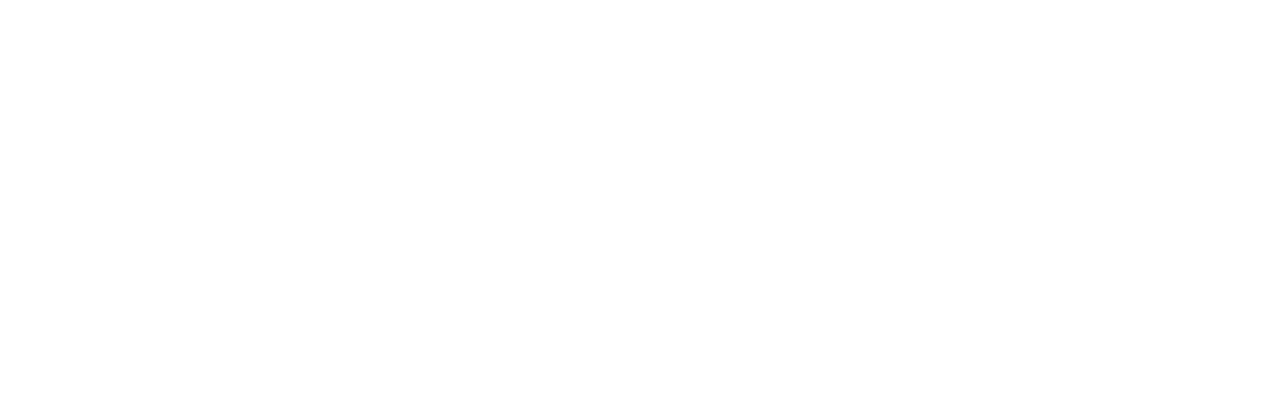
<file: 5.html>
<html>

<head>
<meta http-equiv="Content-Type" content="text/html; charset=utf-8">
    <title>Högdalen</title>

    <link href='http://fonts.googleapis.com/css?family=Source+Sans+Pro:200,300,400' rel='stylesheet' type='text/css'>
    <link href='http://fonts.googleapis.com/css?family=Source+Code+Pro:300' rel='stylesheet' type='text/css'>


   <script src="http://code.jquery.com/jquery-1.11.1.min.js"></script>
    <script src="js/hammer.min.js"></script>

    <script src="js/hammer.jquery.min.js"></script>
    <script src="js/jquery.mousewheel.min.js"></script>


    <link href="layout.css" rel="stylesheet" />

    <script src="js/sliding.js"></script>
    <script src="js/itemslide.min.js"></script>
</head>

<body>


    <div id="scrolling" align="center">
        <ul>
        <!--<li><span id="touse">  <img onclick="location.href = '4.html'" src="img/5/00.jpg"/></span></li>-->
            <li><span id="touse"> <img src="img/5/01.jpg"/></span></li>
            <li><span id="touse"> <img src="img/5/02.jpg"/></span></li>
            <li><span id="touse">  <img src="img/5/03.jpg"/></span></li>
            <li><span id="touse"> <img src="img/5/04.jpg"/></span></li>
           <!-- <li><span id="touse">  <img onclick="location.href = '1.html'" src="img/5/05.jpg"/></span></li>-->

        </ul>
    </div>

<div id="divider" /> 

 
</body>

</html>
</file>
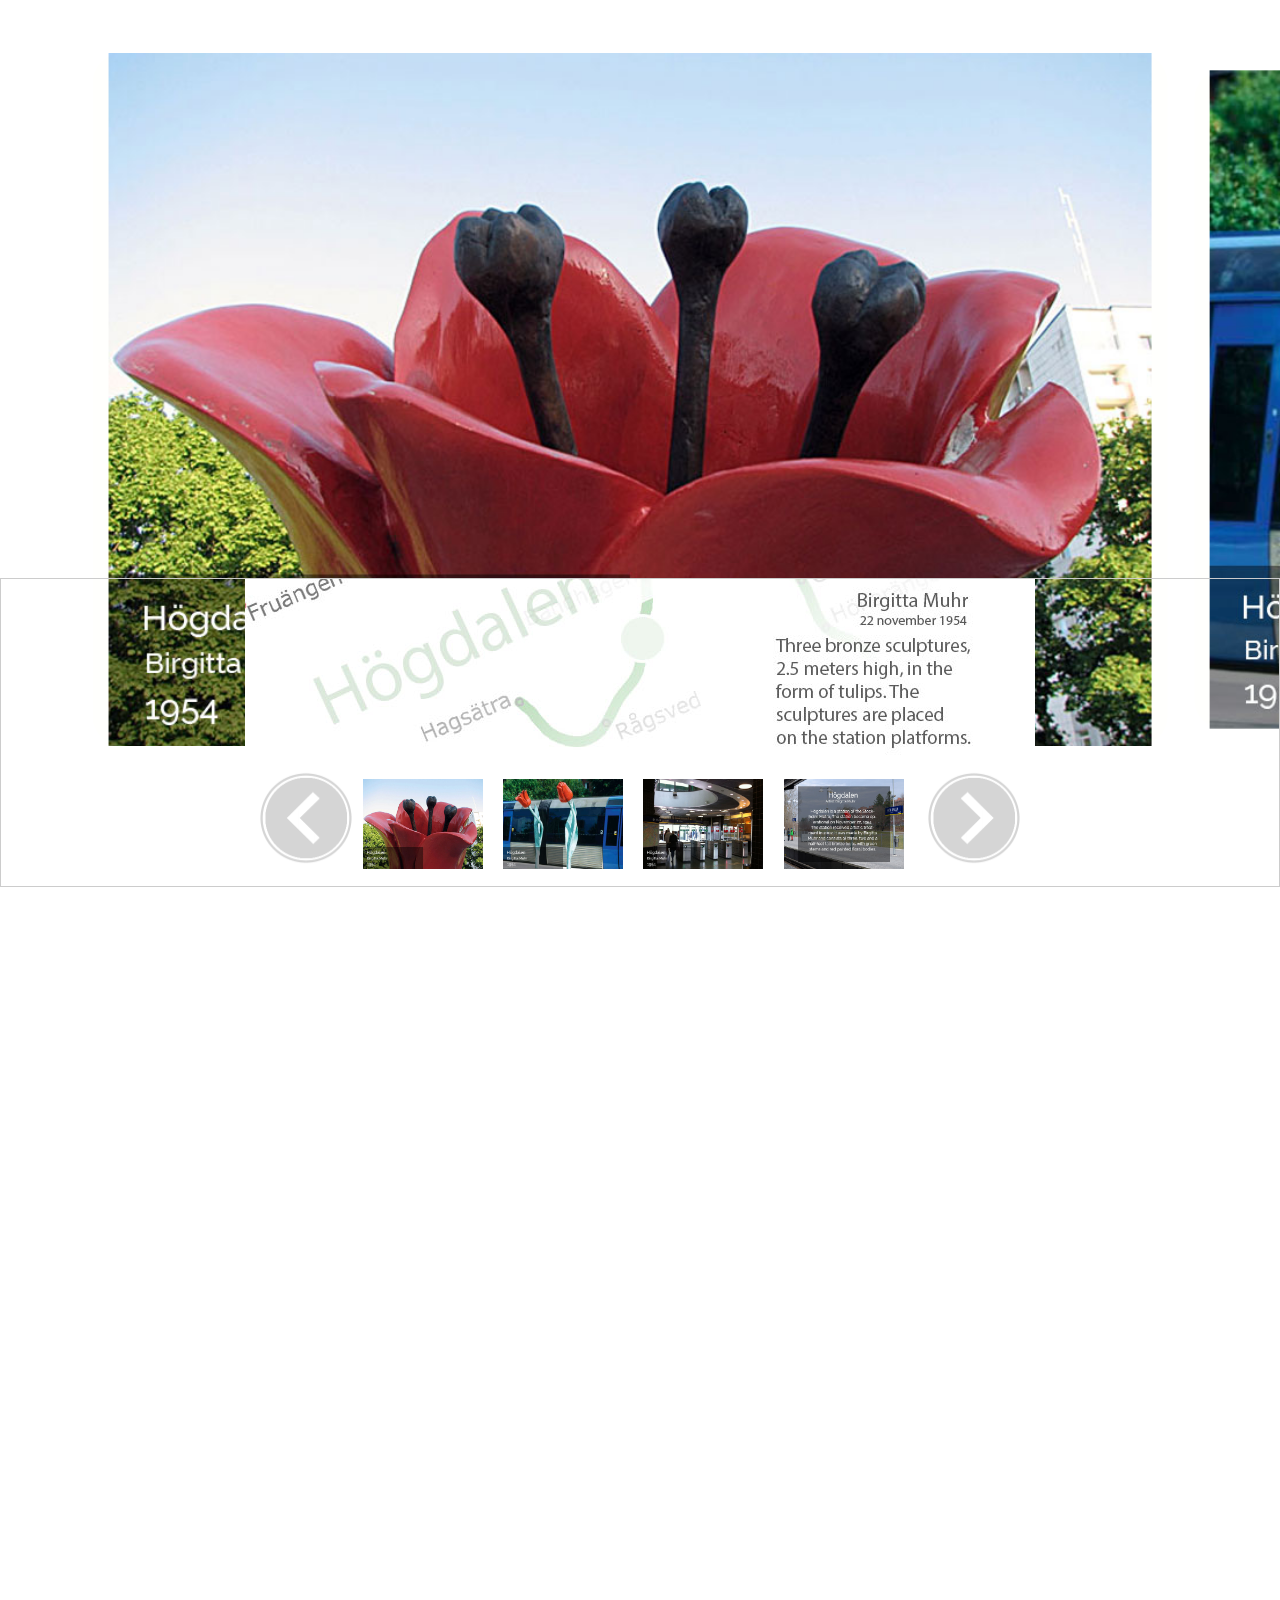
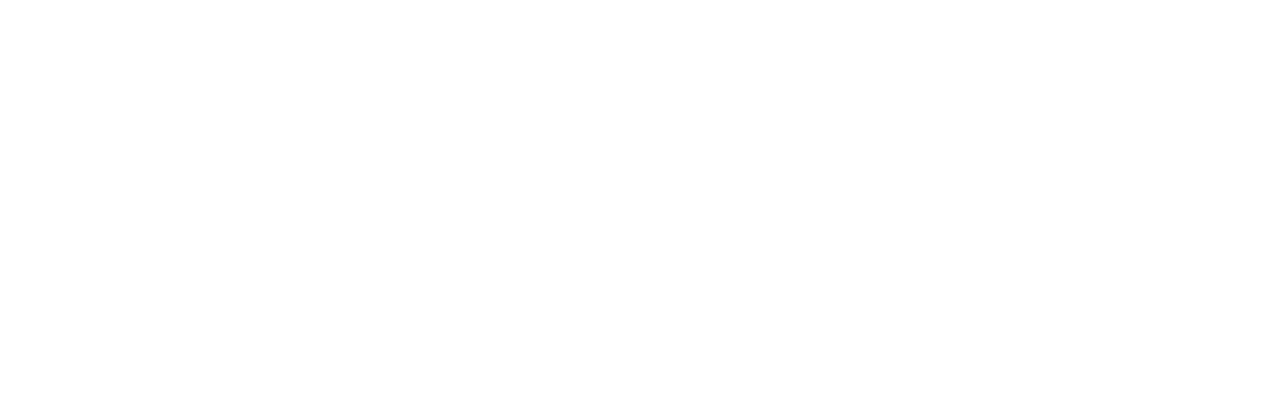
<file: hogdalen.html>
<html>

<head>
<meta http-equiv="Content-Type" content="text/html; charset=utf-8">
    <title>Kristineberg</title>

    <link href='http://fonts.googleapis.com/css?family=Source+Sans+Pro:200,300,400' rel='stylesheet' type='text/css'>
    <link href='http://fonts.googleapis.com/css?family=Source+Code+Pro:300' rel='stylesheet' type='text/css'>


   <script src="http://code.jquery.com/jquery-1.11.1.min.js"></script>
    <script src="js/hammer.min.js"></script>

    <script src="js/hammer.jquery.min.js"></script>
    <script src="js/jquery.mousewheel.min.js"></script>


    <link href="layout.css" rel="stylesheet" />

    <script src="js/sliding.js"></script>
    <script src="js/itemslide.min.js"></script>
</head>

<body>


    <div id="scrolling" align="center">
        <ul>
            <li><span id="touse"> <img src="img/5/01.jpg"/></span></li>
            <li><span id="touse"> <img src="img/5/02.jpg"/></span></li>
            <li><span id="touse">  <img src="img/5/03.jpg"/></span></li>
            <li><span id="touse"> <img src="img/5/04.jpg"/></span></li>

        </ul>
    </div>

<div id="divider" /> 

    <div id="footer" align="center">   

    <img class="image" src="img/5/station_img.jpg" /> 

    <div id="docsbuttons">


            <a href="#" class="nav" onClick="$('ul').previous()"><img src="img/prev.png"/></a>

            <span onclick="$('ul').gotoSlide(0)"><img src="img/5/01.jpg"/></span> &nbsp; 

            <span onclick="$('ul').gotoSlide(1)"><img src="img/5/02.jpg"/></span> &nbsp; 

            <span onclick="$('ul').gotoSlide(2)"><img src="img/5/03.jpg"/></span> &nbsp; 

            <span onclick="$('ul').gotoSlide(3)"><img src="img/5/04.jpg"/></span> &nbsp; 

            <a href="#" class="nav" onClick="$('ul').next()"><img src="img/next.png"/></a>

            
        </div>
        
    </div>
</body>

</html>
</file>
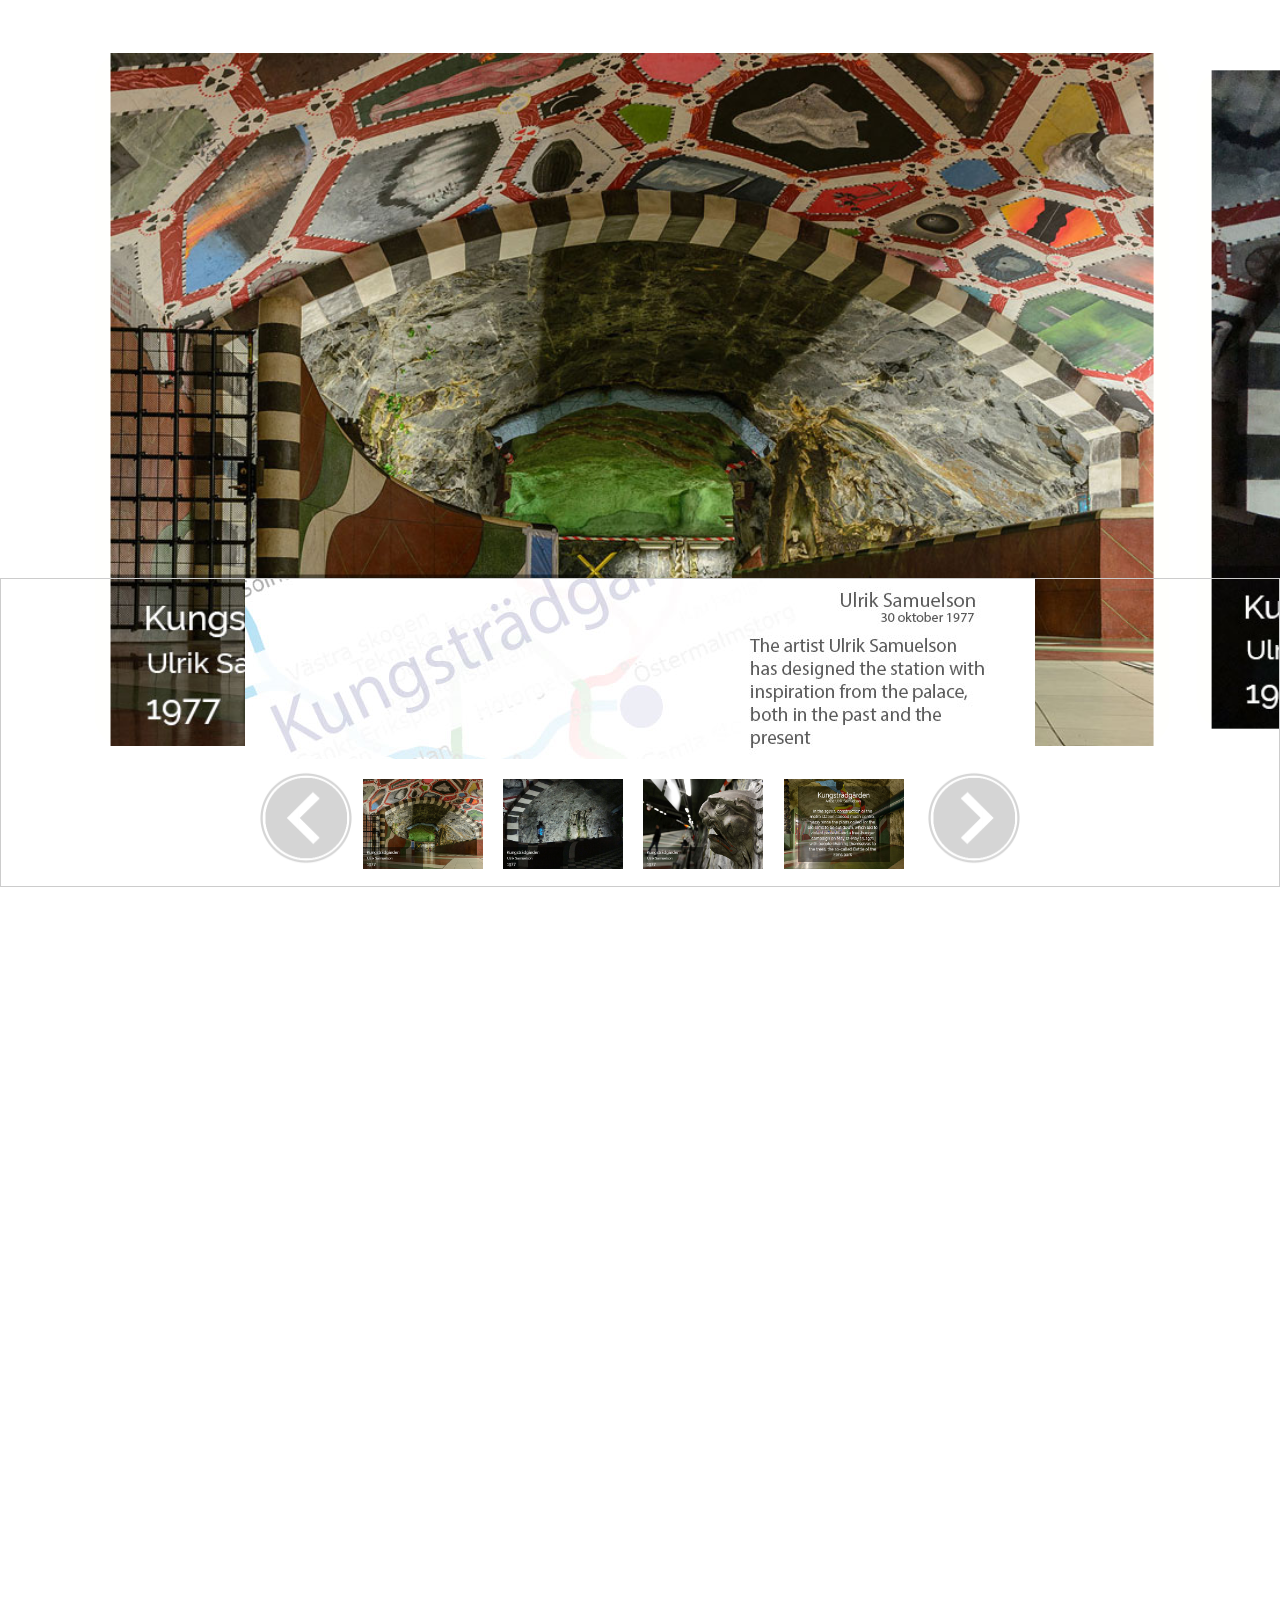
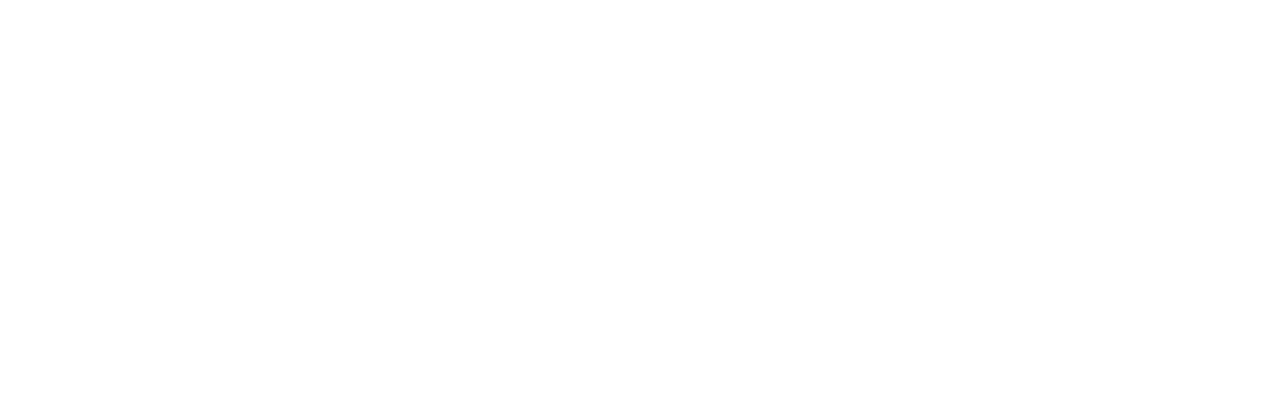
<file: kung.html>
<html>

<head>
<meta http-equiv="Content-Type" content="text/html; charset=utf-8">
    <title>Kungsträdgården</title>

    <link href='http://fonts.googleapis.com/css?family=Source+Sans+Pro:200,300,400' rel='stylesheet' type='text/css'>
    <link href='http://fonts.googleapis.com/css?family=Source+Code+Pro:300' rel='stylesheet' type='text/css'>


    <script src="http://code.jquery.com/jquery-1.11.1.min.js"></script>
    <script src="js/hammer.min.js"></script>

    <script src="js/hammer.jquery.min.js"></script>
    <script src="js/jquery.mousewheel.min.js"></script>

    <link href="layout.css" rel="stylesheet" />


    <script src="js/sliding.js"></script>
    <script src="js/itemslide.min.js"></script>
</head>

<body>


    <div id="scrolling" align="center">
        <ul>
            <li><span id="touse"> <img src="img/1/01.jpg"/></span></li>
            <li><span id="touse"> <img src="img/1/02.jpg"/></span></li>
            <li><span id="touse">  <img src="img/1/03.jpg"/></span></li>
            <li><span id="touse">  <img src="img/1/04.jpg"/></span></li>

        </ul>
    </div>

<div id="divider" /> 

    <div id="footer" align="center">   

    <img class="image" src="img/1/station_img.jpg" /> 

    <div id="docsbuttons">


            <a href="#" class="nav" onClick="$('ul').previous()"><img src="img/prev.png"/></a>

            <span onclick="$('ul').gotoSlide(0)"><img src="img/1/01.jpg"/></span> &nbsp; 

            <span onclick="$('ul').gotoSlide(1)"><img src="img/1/02.jpg"/></span> &nbsp; 

            <span onclick="$('ul').gotoSlide(2)"><img src="img/1/03.jpg"/></span> &nbsp; 

            <span onclick="$('ul').gotoSlide(3)"><img src="img/1/04.jpg"/></span> &nbsp; 

            <a href="#" class="nav" onClick="$('ul').next()"><img src="img/next.png"/></a>

        </div>
        
    </div>
</body>

</html>
</file>
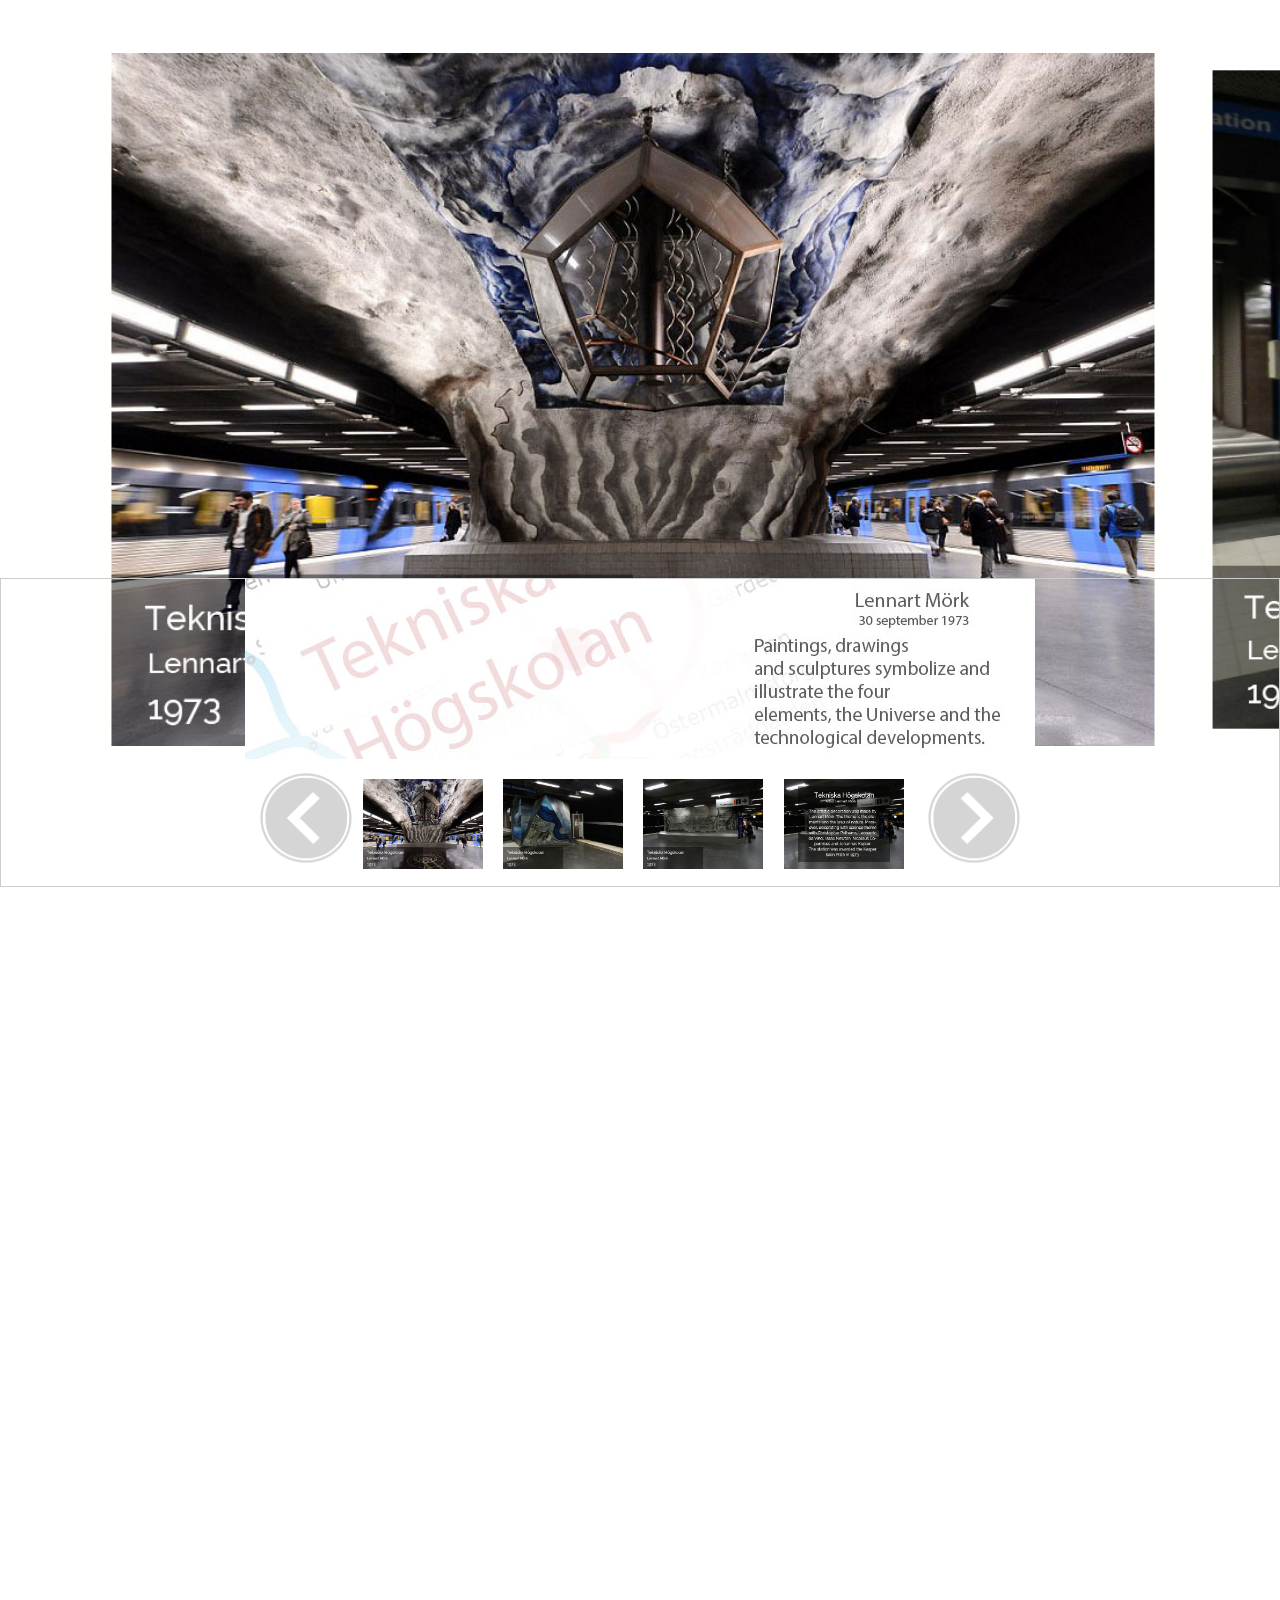
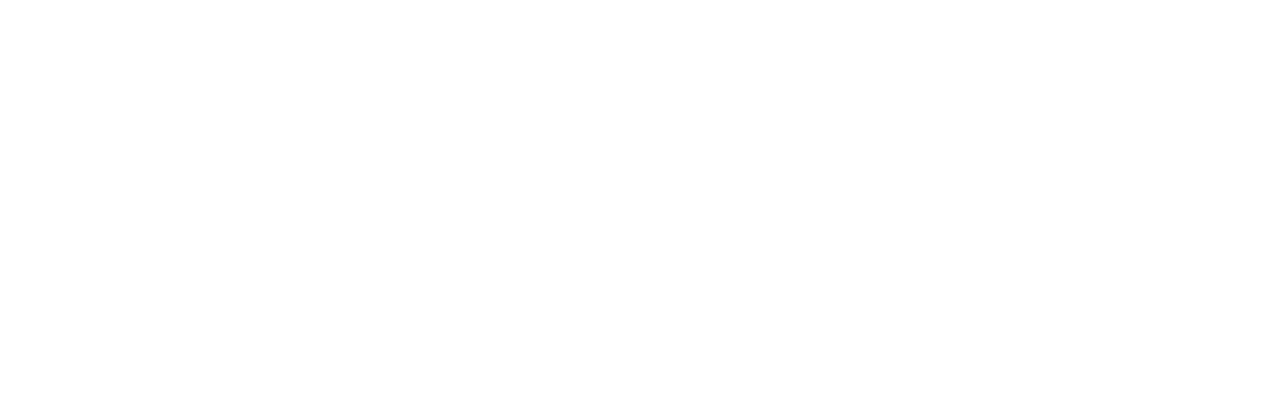
<file: stadion.html>
<html>

<head>
<meta http-equiv="Content-Type" content="text/html; charset=utf-8">
    <title>Stadion</title>

    <link href='http://fonts.googleapis.com/css?family=Source+Sans+Pro:200,300,400' rel='stylesheet' type='text/css'>
    <link href='http://fonts.googleapis.com/css?family=Source+Code+Pro:300' rel='stylesheet' type='text/css'>


    <script src="http://code.jquery.com/jquery-1.11.1.min.js"></script>
    <script src="js/hammer.min.js"></script>

    <script src="js/hammer.jquery.min.js"></script>
    <script src="js/jquery.mousewheel.min.js"></script>

    <link href="layout.css" rel="stylesheet" />

    <script src="js/sliding.js"></script>
    <script src="js/itemslide.min.js"></script>
</head>

<body>


    <div id="scrolling" align="center">
        <ul>
            <li><span id="touse"> <img src="img/4/01.jpg"/></span></li>
            <li><span id="touse"> <img src="img/4/02.jpg"/></span></li>
            <li><span id="touse">  <img src="img/4/03.jpg"/></span></li>
            <li><span id="touse"> <img src="img/4/04.jpg"/></span></li>

        </ul>
    </div>

<div id="divider" /> 

    <div id="footer" align="center">   

    <img class="image" src="img/4/station_img.jpg" /> 

    <div id="docsbuttons">


            <a href="#" class="nav" onClick="$('ul').previous()"><img src="img/prev.png"/></a>

            <span onclick="$('ul').gotoSlide(0)"><img src="img/4/01.jpg"/></span> &nbsp; 

            <span onclick="$('ul').gotoSlide(1)"><img src="img/4/02.jpg"/></span> &nbsp; 

            <span onclick="$('ul').gotoSlide(2)"><img src="img/4/03.jpg"/></span> &nbsp; 

            <span onclick="$('ul').gotoSlide(3)"><img src="img/4/04.jpg"/></span> &nbsp; 

            <a href="#" class="nav" onClick="$('ul').next()"><img src="img/next.png"/></a>

        </div>
        
    </div>
</body>

</html>
</file>
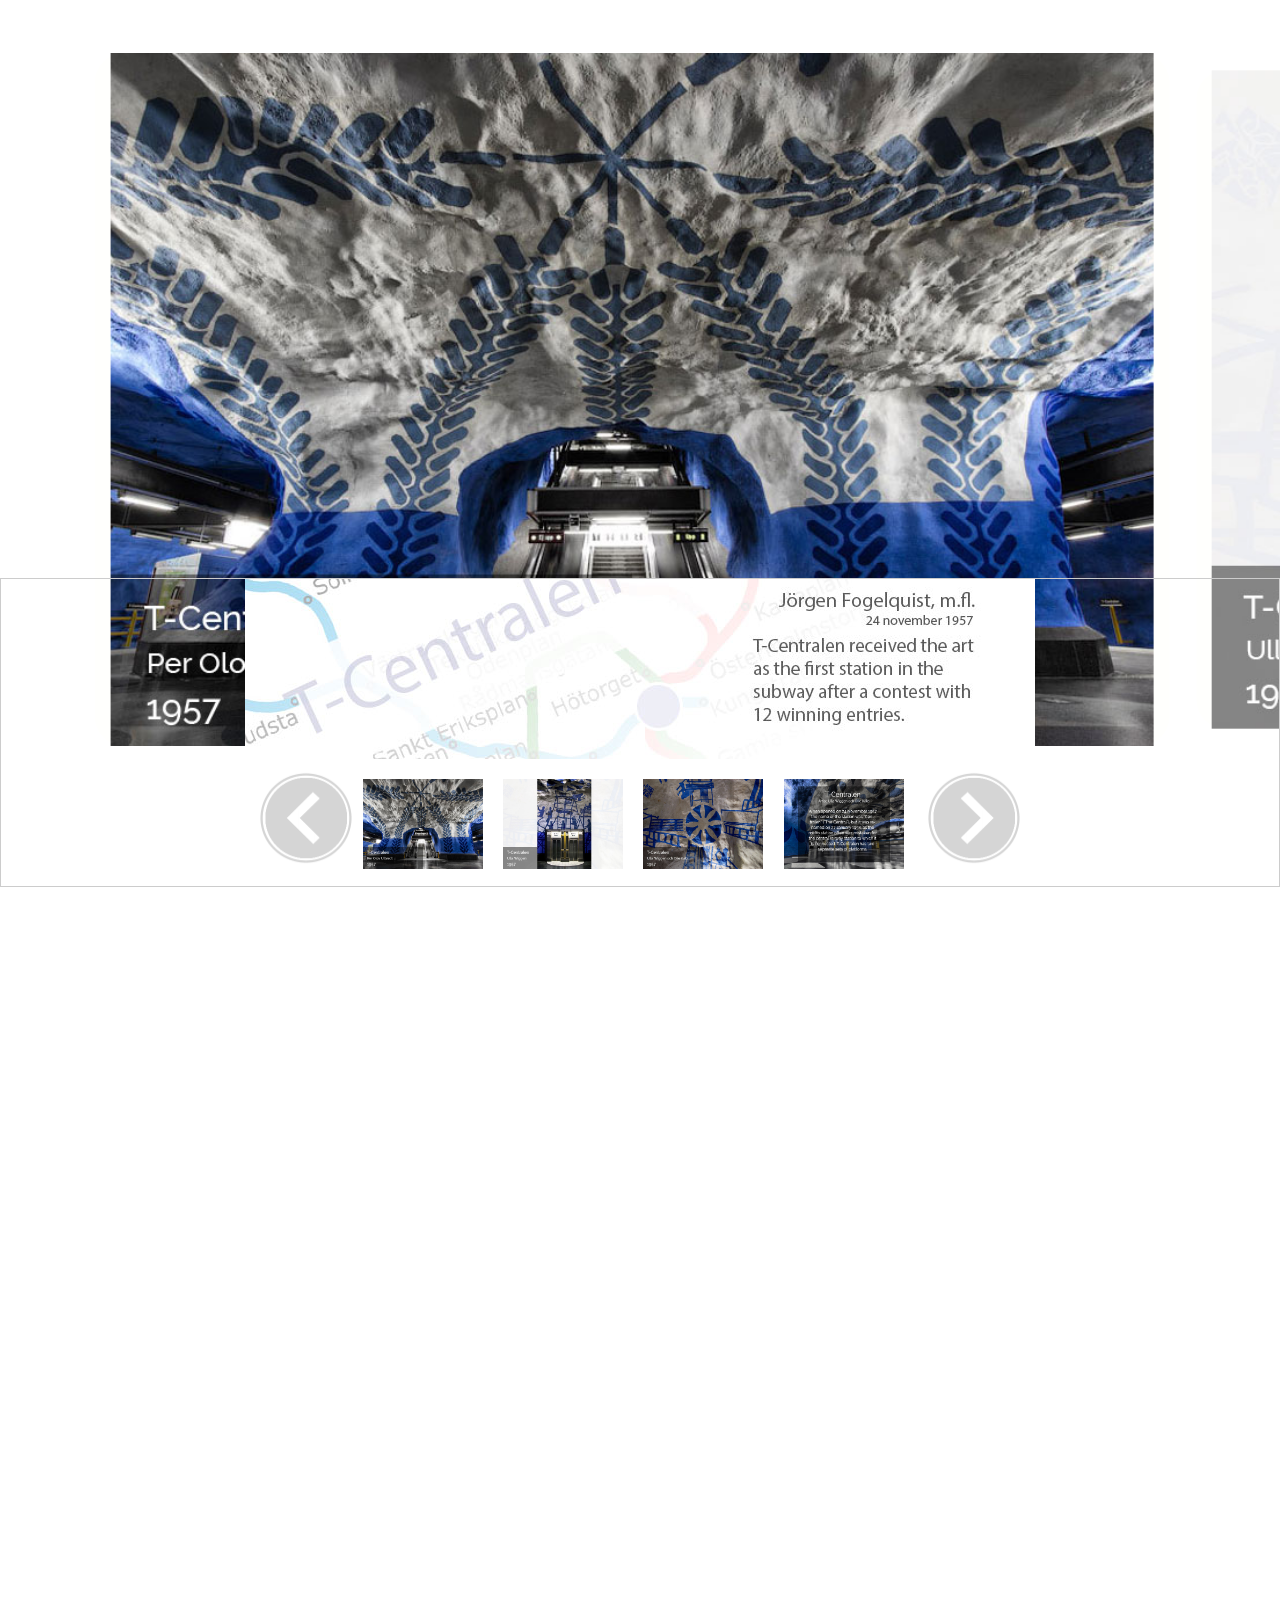
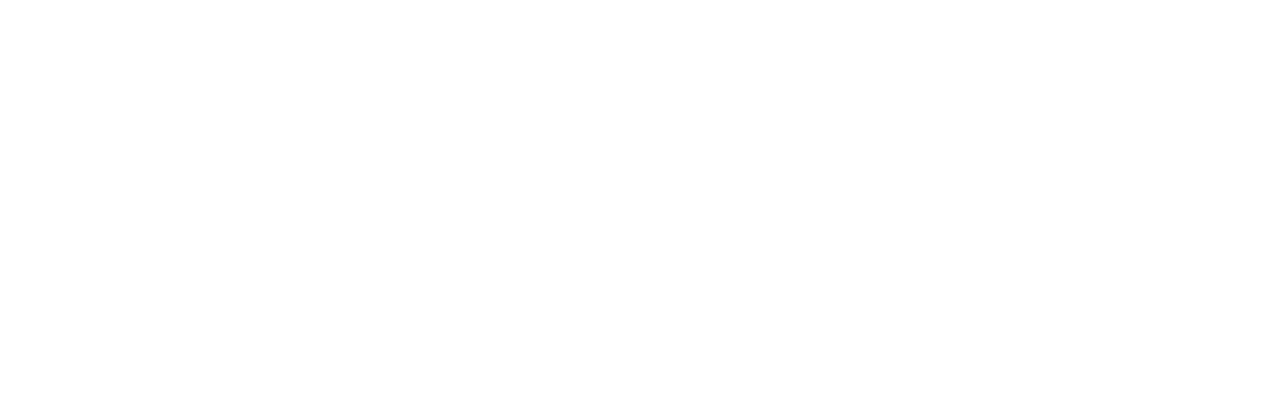
<file: tc.html>
<html>

<head>
<meta http-equiv="Content-Type" content="text/html; charset=utf-8">
    <title>T-Centralen</title>

    <link href='http://fonts.googleapis.com/css?family=Source+Sans+Pro:200,300,400' rel='stylesheet' type='text/css'>
    <link href='http://fonts.googleapis.com/css?family=Source+Code+Pro:300' rel='stylesheet' type='text/css'>

    <script src="http://code.jquery.com/jquery-1.11.1.min.js"></script>
    <script src="js/hammer.min.js"></script>

    <script src="js/hammer.jquery.min.js"></script>
    <script src="js/jquery.mousewheel.min.js"></script>

    <link href="layout.css" rel="stylesheet" />

    <script src="js/sliding.js"></script>
    <script src="js/itemslide.min.js"></script>
</head>

<body>


    <div id="scrolling" align="center">
        <ul>
            <li><span id="touse"> <img src="img/2/01.jpg"/></span></li>
            <li><span id="touse"> <img src="img/2/02.jpg"/></span></li>
            <li><span id="touse">  <img src="img/2/03.jpg"/></span></li>
            <li><span id="touse"> <img src="img/2/04.jpg"/></span></li>

        </ul>
    </div>

<div id="divider" /> 

    <div id="footer" align="center">   

    <img class="image" src="img/2/station_img.jpg" /> 

    <div id="docsbuttons">


            <a href="#" class="nav" onClick="$('ul').previous()"><img src="img/prev.png"/></a>

            <span onclick="$('ul').gotoSlide(0)"><img src="img/2/01.jpg"/></span> &nbsp; 

            <span onclick="$('ul').gotoSlide(1)"><img src="img/2/02.jpg"/></span> &nbsp; 

            <span onclick="$('ul').gotoSlide(2)"><img src="img/2/03.jpg"/></span> &nbsp; 

            <span onclick="$('ul').gotoSlide(3)"><img src="img/2/04.jpg"/></span> &nbsp; 

            <a href="#" class="nav" onClick="$('ul').next()"><img src="img/next.png"/></a>

        </div>
        
    </div>
</body>

</html>
</file>
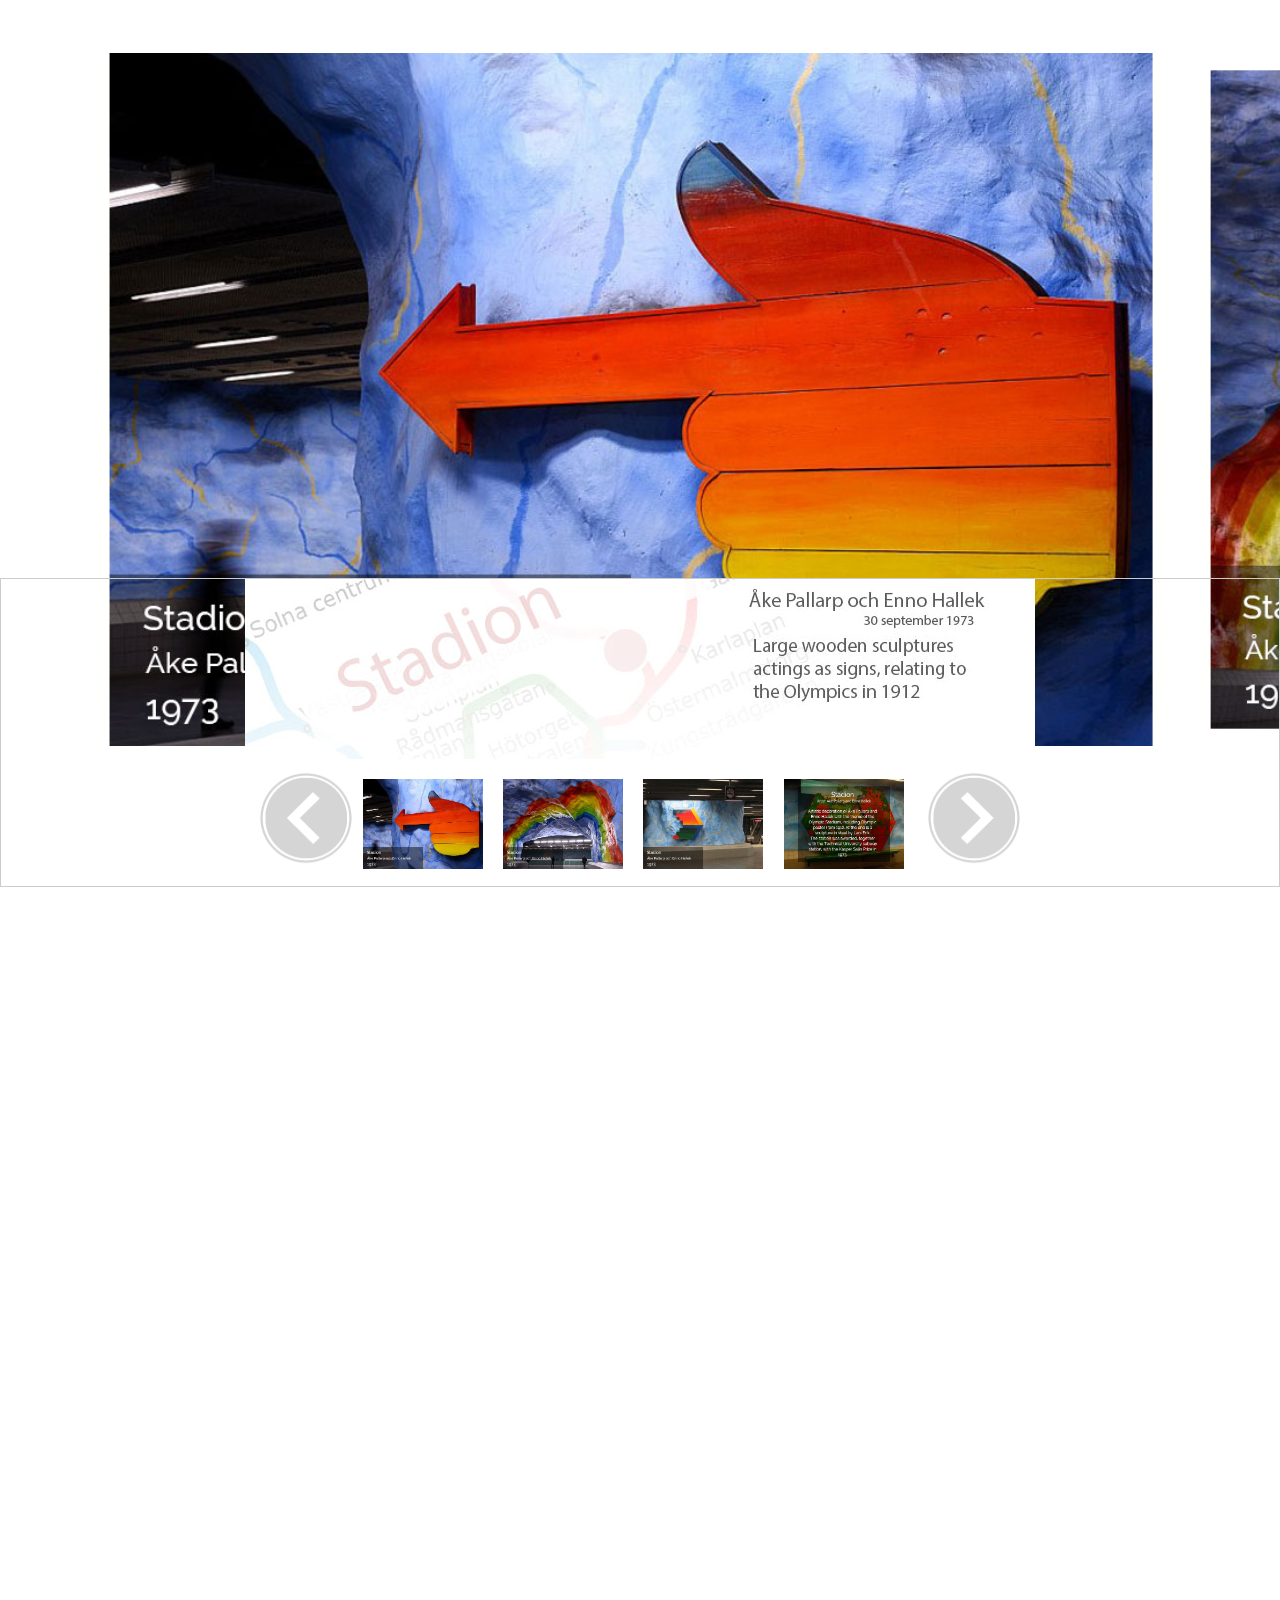
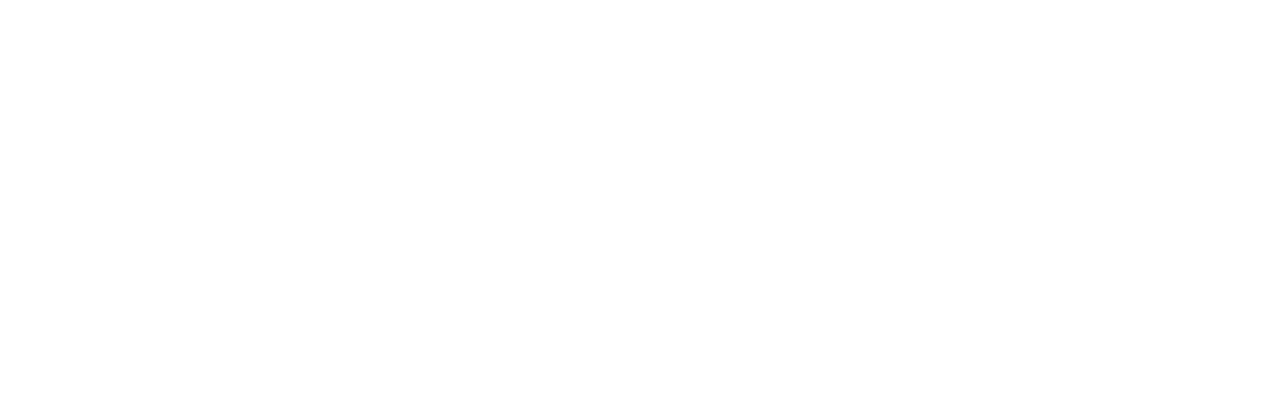
<file: tekniska.html>
<html>

<head>
<meta http-equiv="Content-Type" content="text/html; charset=utf-8">
    <title>Tekniska Högskolan</title>

    <link href='http://fonts.googleapis.com/css?family=Source+Sans+Pro:200,300,400' rel='stylesheet' type='text/css'>
    <link href='http://fonts.googleapis.com/css?family=Source+Code+Pro:300' rel='stylesheet' type='text/css'>

    <script src="http://code.jquery.com/jquery-1.11.1.min.js"></script>
    <script src="js/hammer.min.js"></script>

    <script src="js/hammer.jquery.min.js"></script>
    <script src="js/jquery.mousewheel.min.js"></script>
    
    <link href="layout.css" rel="stylesheet" />

    <script src="js/sliding.js"></script>
    <script src="js/itemslide.min.js"></script>
</head>

<body>

    <div id="scrolling" align="center">
        <ul>
            <li><span id="touse"> <img src="img/3/01.jpg"/></span></li>
            <li><span id="touse"> <img src="img/3/02.jpg"/></span></li>
            <li><span id="touse">  <img src="img/3/03.jpg"/></span></li>
            <li><span id="touse"> <img src="img/3/04.jpg"/></span></li>

        </ul>
    </div>

<div id="divider" /> 

    <div id="footer" align="center">   

    <img class="image" src="img/3/station_img.jpg" /> 

    <div id="docsbuttons">


            <a href="#" class="nav" onClick="$('ul').previous()"><img src="img/prev.png"/></a>

            <span onclick="$('ul').gotoSlide(0)"><img src="img/3/01.jpg"/></span> &nbsp; 

            <span onclick="$('ul').gotoSlide(1)"><img src="img/3/02.jpg"/></span> &nbsp; 

            <span onclick="$('ul').gotoSlide(2)"><img src="img/3/03.jpg"/></span> &nbsp; 

            <span onclick="$('ul').gotoSlide(3)"><img src="img/3/04.jpg"/></span> &nbsp; 

            <a href="#" class="nav" onClick="$('ul').next()"><img src="img/next.png"/></a>

        </div>
        
    </div>
</body>

</html>
</file>
<file: style.css>
#label1 {
    left:255px;
    top:60px;
    width:190px;
    /* -webkit-transform: rotate(20deg);
    -moz-transform: rotate(20deg);*/
}
#clickclose{
    position: absolute;

}
#clickclose img{
    width:50px;
margin-left: -15px;
}
div.framecontent{
margin-top:400px !important;
}
.space{
    margin-right:0px;
}
#footer_btn *
{
    cursor:pointer;
    text-decoration: none;
    color:#000;
}

#footer_btn 
{
opacity:0.5;text-transform:uppercase;transition:all 0.5s ease;
}

#footer_btn:hover {opacity:1;}

#footer_btn img{
   /*  width:90px;*/
}
#label2 {
    left:340px;
    top:227px;
    width:150px;
    /* -webkit-transform: rotate(-15deg);
    -moz-transform: rotate(-15deg);*/
}

#labelback {
    left:0;
    top:0;
    width:100%;
    -webkit-transform: rotate(0deg);
    -moz-transform: rotate(0deg);

}

div.label {
    padding:10px;
    font-family: Helvetica Neue;
    font-size: 12px;
    line-height: 14px;
    position: absolute;
    color:#aaa;
    -webkit-user-select:none;
    -moz-user-select:none;
}

div.label:hover {
    color:#333;
    cursor:pointer;
    cursor:hand;
}

.tree {
     pointer-events: none;

}

#content {
    position:relative;
     margin: 0 auto;
    top: 0;
    left: 0;
    width: 0;
    max-width: 100%;
    min-width: 800px;

}


#blackcover{
    height:100vh;
    width:100vw;
    position:absolute;
    background-color: #000000;
    z-index:1;
    color:#FFF;
    opacity: 0.33;
    display:block;
}

#container {
  width: 800px;
    position:relative;
    left:0;
    top:0;
    margin: 0 auto;

}

.showcase {position:relative;}/* MAIN SHOWCASE CONTAINER */
.Bullet_Container{
    margin: 0 auto;
    width:inherit;
    height:inherit;
    max-width: 100%;
    min-width: 0px;
    width: 100%;
    z-index:9;
 
}

/* .Bullet_Container{width:inherit;height:inherit;position:absolute;z-index:9;} */

.SC_Bullet {position:absolute;overflow:visible;background-repeat:no-repeat;z-index:9;}/* BULLET STYLES */

.SC_flicker {animation-fill-mode:forwards; border-style:solid;}
div.SC_Tooltip {position:absolute;overflow:visible;cursor:default;opacity:0;visibility:hidden;z-index:10;}/* CONTENT DIV INSIDE TOOLTIP */
div.SC_Tooltip a {text-decoration:none;cursor:pointer;}/* TOOLTIP ANCHORS */
div.SC_Panel {visibility:hidden;opacity:0;position:absolute;z-index:15;top:0;left:0;}
.SC_Close, .SC_Next, .SC_Prev {cursor:pointer;}


.bullet,.bullet_1,.bullet_2,.bullet_3,.bullet_4,.bullet_5  {
    width:16px;
    height:16px;
}

.tooltip:before{
    content:' ';
    display: block;
    position: absolute;
    left: 40px;
    top: -20px;
    width: 4px;
    height: 14px;
    border-color:rgba(51,51,51,0.25);
    border-width: 1px;
    border-style: none none solid solid;
    background-color: #333333;
    box-shadow:0px 2px 2px 0px rgba(51,51,51,0.15);
    transform: rotate(45deg);
    -webkit-transform: rotate(45deg);
    -moz-transform: rotate(45deg);}

.tooltip     {cursor:pointer;padding-top:0px;padding-left:3px;padding-right:3px;background:rgba(51,51,51,0.5);border-radius:2px;border:1px solid rgba(51,51,51,0.25);box-shadow:2px 2px 2px 0px rgba(51,51,51,0.15);width:auto;}
.tooltip p {cursor:pointer;font-family:'open_sanslight',sans;font-size:19px;color:#FFFFFF;line-height:2px;}

.panel {left:0 !important; top:0 !important; width:100%; height:auto; margin-left:0px;background-color: rgba(255,255,255,255); }

.popup_content {padding:0px;padding-bottom:0px;margin-top:0px; color: #FFFFFF;background-color: rgba(255,255,255,255); }



.popup_footer {width:100%;border-bottom:2px solid rgba(255,255,255,0.5);padding:10px 0;}
.popup_footer .popup_title {font-family:'open_sanslight',sans;font-size:22px;color:#FFFFFF;padding:20px 0 20px 25px;}
.popup_footer .nav {float:right;padding-right:1px;margin-top:20px;color:#FFFFFF}
.popup_footer .nav p {float:right;color:#FFFFFF;margin-right:25px;opacity:0.5;text-transform:uppercase;transition:all 0.5s ease;}
.popup_footer .nav p:hover {opacity:1;}

.popup_footer .nav img {
    width:130px;
}



#scrolling{
    position:fixed;
    height:40%;
    /* width:100%; */
    right:0;left:0;
    border: 0px solid #cccccc;
}
#frame{
   /*  height:600px;
    margin-bottom:400px; */
}
#touse img
{
   position:relative;
    top:0px;
    /* width:70%; */
    height: 100%;
}
#footer,#footer1,#footer2,#footer3,#footer4,#footer5
{
    position:fixed;
    bottom:4.5%;
    color:white;
    right:0;left:0;
    border:0px solid #cccccc;
    background-color: #FFFFFF;

}
#footer img{
    /* width:790px;*/
    /* height:180px; * */
}
#divider{
    height: 200px;
    background: #ffffff;
}
#docsbuttons
{
    margin-top:10px;
    /* font-size:3vh;*/
    margin-bottom:10px;
}

#docsbuttons *
{
    cursor:pointer;
    text-decoration: none;
    color:#000;
}
#docsbuttons img
{
  width:120px;
  height: 90px;

}


.nav {opacity:0.5;text-transform:uppercase;transition:all 0.5s ease;}
.nav:hover {opacity:1;}

.nav img {
    width:100px !important;
    height: 100px !important;
}

ul {
    /*-webkit-perspective: 1000;
    -webkit-backface-visibility: hidden;*/

    /*Add if you want to disable the option of selecting the text while sliding*/
    -webkit-user-select: none;/*optional*/
    -moz-user-select: none;/*optional*/
    -ms-user-select: none;/*optional*/
    user-select: none;/*optional*/


    margin: 0;
    padding: 0;
    position: absolute;
    left:0;
    margin-top:5vh;
    height:77%;


    list-style-type: none;
    overflow: hidden;


}

li {

    font-size:8vmin;/*cool*/
    float: left;
    width: 84vw;
    height: 100%;
    color: #000;
    font-weight: 300;
    text-align: center;
    /* border-radius: 30px;
    -webkit-border-radius: 30px;
    -o-border-radius: 30px;
    -moz-border-radius: 30px;*/
    cursor: pointer;
    /* background: #FFFFFD; */
    -webkit-transform:  scale(0.95);
    -ms-transform:  scale(0.95);
    -moz-transform:  scale(0.95);
    transform: scale(0.95);


}

#active
{/*applied to current active item*/
    -webkit-transform:  scale(1);
    -ms-transform:  scale(1);
    -moz-transform:  scale(1);
    transform: scale(1);

}
</file>
<file: layout.css>
body{
    height:2000px !important;
}
#scrolling{
    position:fixed;
    height:100%;
    width:100%;
    right:0;left:0;
    /* border: 1px solid #cccccc;*/
}

#touse img
{
   position:relative;
    top:0px;
    /* width:70%; */
    height: 100%;
}
#footer
{
    position:fixed;
    bottom:1.5%;
    color:white;
    right:0;left:0;
    border:1px solid #cccccc;

}
#footer img{
    width:790px;
    height:180px;
}
#divider{
    height: 200px;
    background: #ffffff;
}
#docsbuttons
{
    margin-top:10px;
    font-size:3vh;
    margin-bottom:10px;
}

#docsbuttons *
{
    cursor:pointer;
    text-decoration: none;
    color:#000;
}
#docsbuttons img
{
  width:120px;
  height: 90px;

}


.nav {opacity:0.5;text-transform:uppercase;transition:all 0.5s ease;}
.nav:hover {opacity:1;}

.nav img {
    width:100px !important;
    height: 100px !important;
}


ul {
    /*-webkit-perspective: 1000;
    -webkit-backface-visibility: hidden;*/

    /*Add if you want to disable the option of selecting the text while sliding*/
    -webkit-user-select: none;/*optional*/
    -moz-user-select: none;/*optional*/
    -ms-user-select: none;/*optional*/
    user-select: none;/*optional*/


    margin: 0;
    padding: 0;
    position: absolute;
    left:0;
    margin-top:5vh;
    height:77%;


    list-style-type: none;
    overflow: hidden;


}

li {

    font-size:8vmin;/*cool*/
    float: left;
    width: 84vw;
    height: 100%;
    color: #000;
    font-weight: 300;
    text-align: center;
    border-radius: 30px;
    -webkit-border-radius: 30px;
    -o-border-radius: 30px;
    -moz-border-radius: 30px;
    cursor: pointer;
    background: #FFFFFD;
    -webkit-transform:  scale(0.95);
    -ms-transform:  scale(0.95);
    -moz-transform:  scale(0.95);
    transform: scale(0.95);


}

#active
{/*applied to current active item*/
    -webkit-transform:  scale(1);
    -ms-transform:  scale(1);
    -moz-transform:  scale(1);
    transform: scale(1);

}
</file>
<file: main.css>
#scrolling{
    position:fixed;
    height:100%;
    width:100%;
    right:0;left:0;
    border: 1px solid #cccccc;
}

#touse img
{
   position:relative;
    top:0px;
    /* width:70%; */
    height: 100%;
}
#footer
{
    position:fixed;
    bottom:4.5%;
    color:white;
    right:0;left:0;
    border:1px solid #cccccc;
    background-color: #FFFFFF;

}
#footer img{
    width:790px;
    height:180px;
}
#divider{
    height: 200px;
    background: #ffffff;
}
#docsbuttons
{
    margin-top:10px;
    font-size:3vh;
    margin-bottom:10px;
}

#docsbuttons *
{
    cursor:pointer;
    text-decoration: none;
    color:#000;
}
#docsbuttons img
{
  width:120px;
  height: 90px;

}


.nav {opacity:0.5;text-transform:uppercase;transition:all 0.5s ease;}
.nav:hover {opacity:1;}

.nav img {
    width:100px !important;
    height: 100px !important;
}


ul {
    /*-webkit-perspective: 1000;
    -webkit-backface-visibility: hidden;*/

    /*Add if you want to disable the option of selecting the text while sliding*/
    -webkit-user-select: none;/*optional*/
    -moz-user-select: none;/*optional*/
    -ms-user-select: none;/*optional*/
    user-select: none;/*optional*/


    margin: 0;
    padding: 0;
    position: absolute;
    left:0;
    margin-top:5vh;
    height:77%;


    list-style-type: none;
    overflow: hidden;


}

li {

    font-size:8vmin;/*cool*/
    float: left;
    width: 84vw;
    height: 100%;
    color: #000;
    font-weight: 300;
    text-align: center;
    border-radius: 30px;
   /*  -webkit-border-radius: 30px;
    -o-border-radius: 30px;
    -moz-border-radius: 30px;*/
    cursor: pointer;
     /* background: #FFFFFD; */
    -webkit-transform:  scale(0.95);
    -ms-transform:  scale(0.95);
    -moz-transform:  scale(0.95);
    transform: scale(0.95);


}

#active
{/*applied to current active item*/
    -webkit-transform:  scale(1);
    -ms-transform:  scale(1);
    -moz-transform:  scale(1);
    transform: scale(1);

}
</file>
